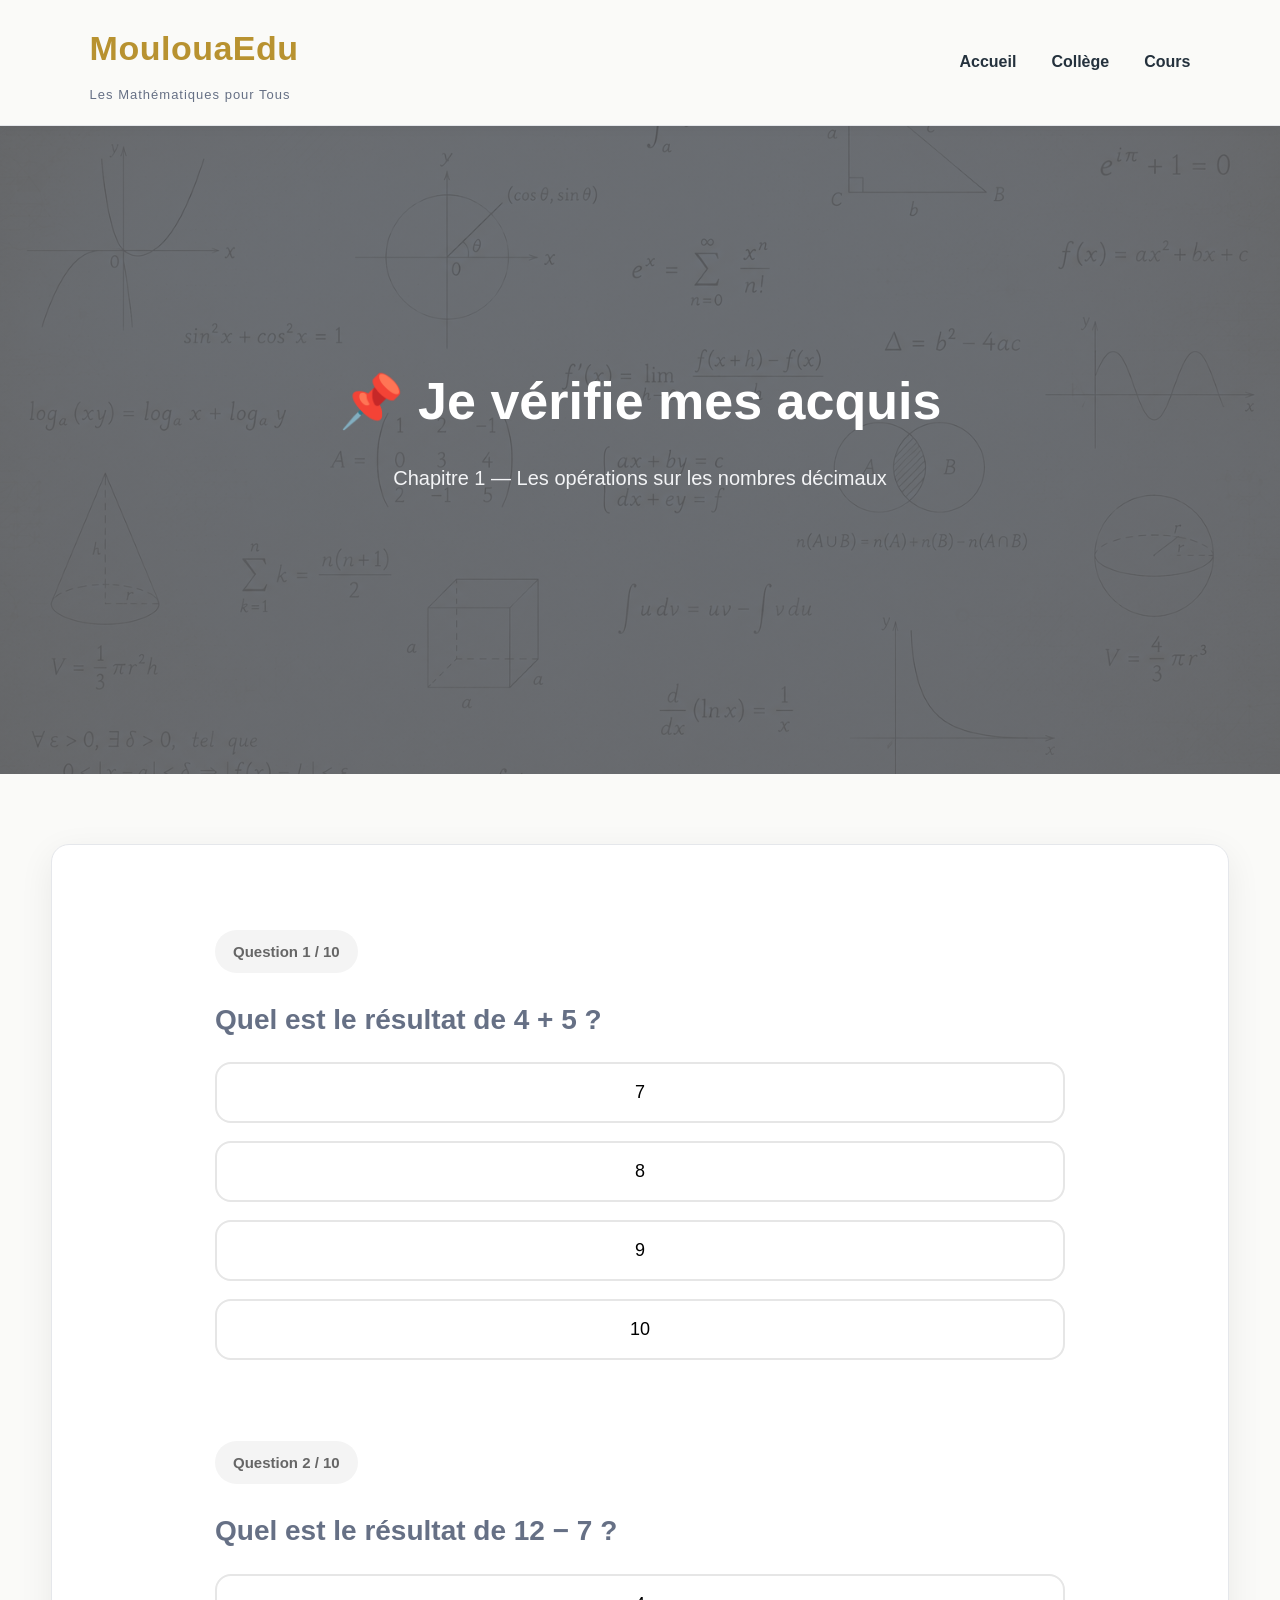
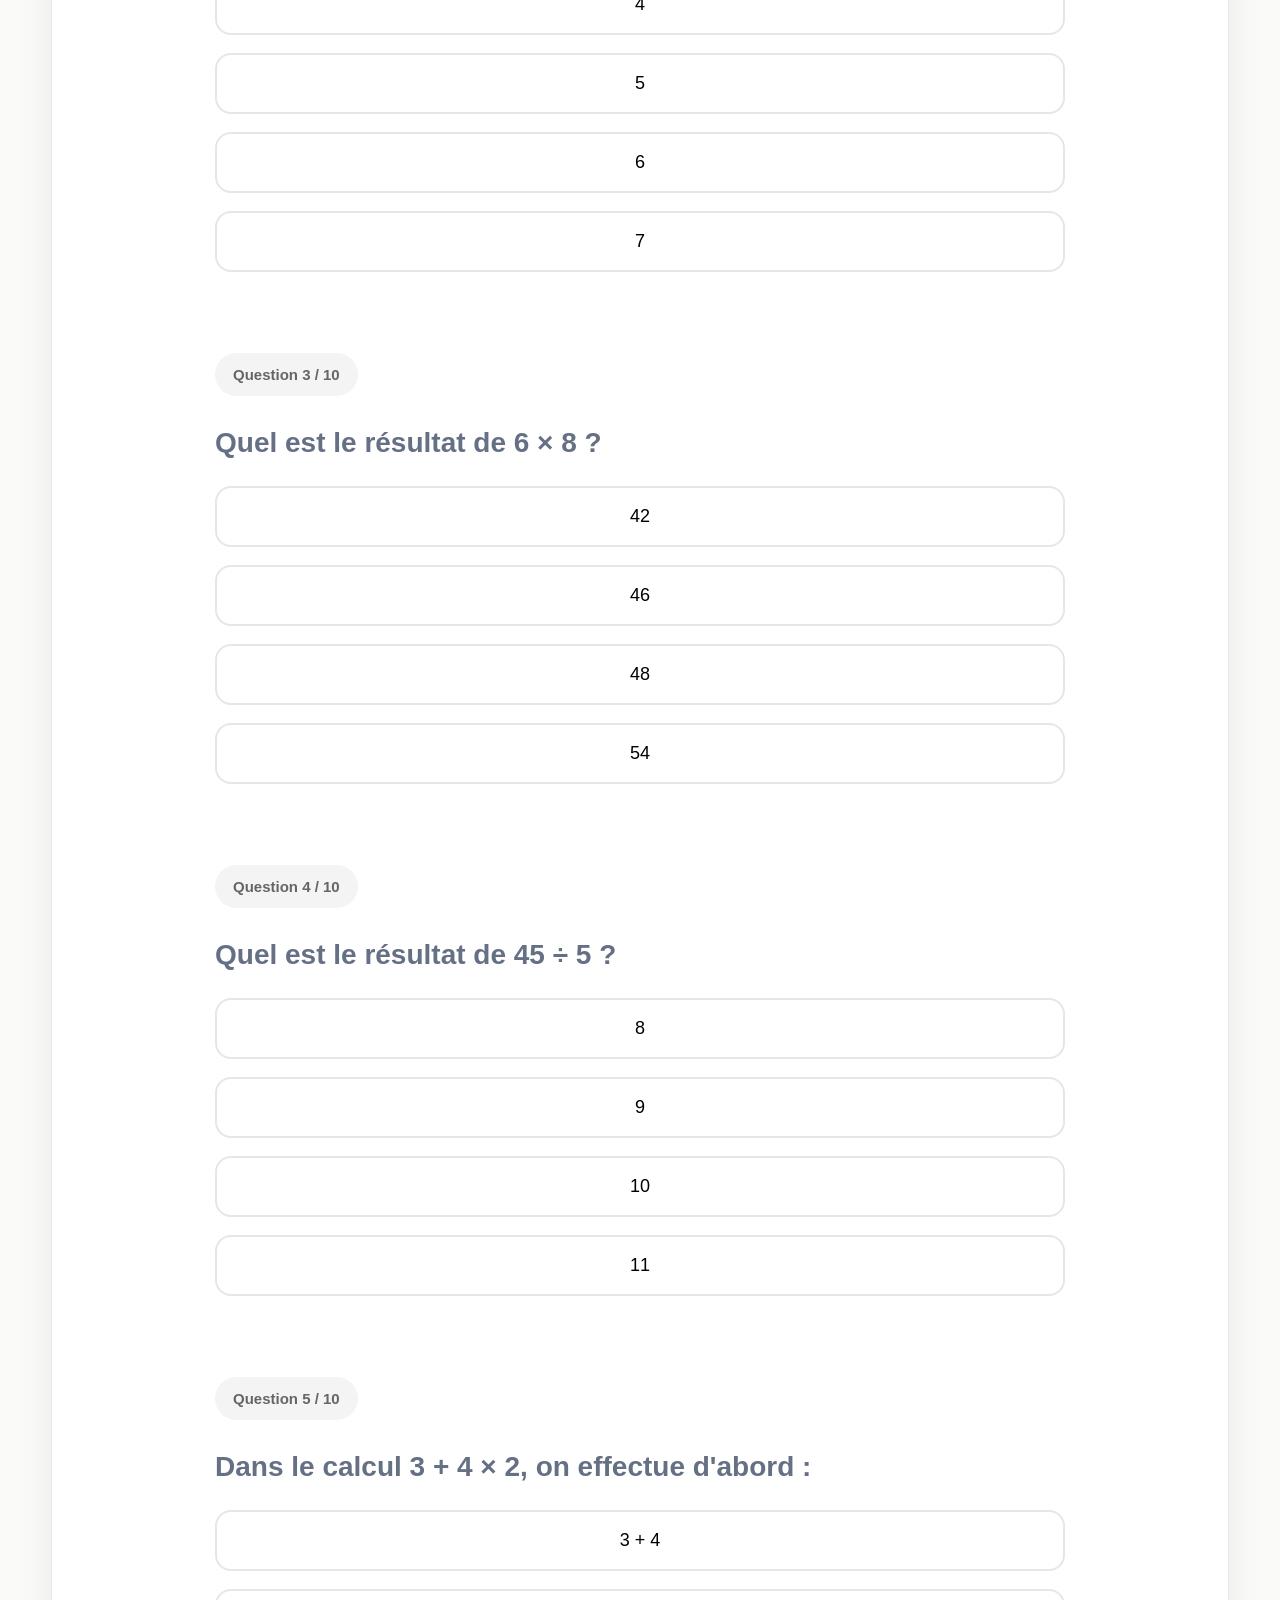
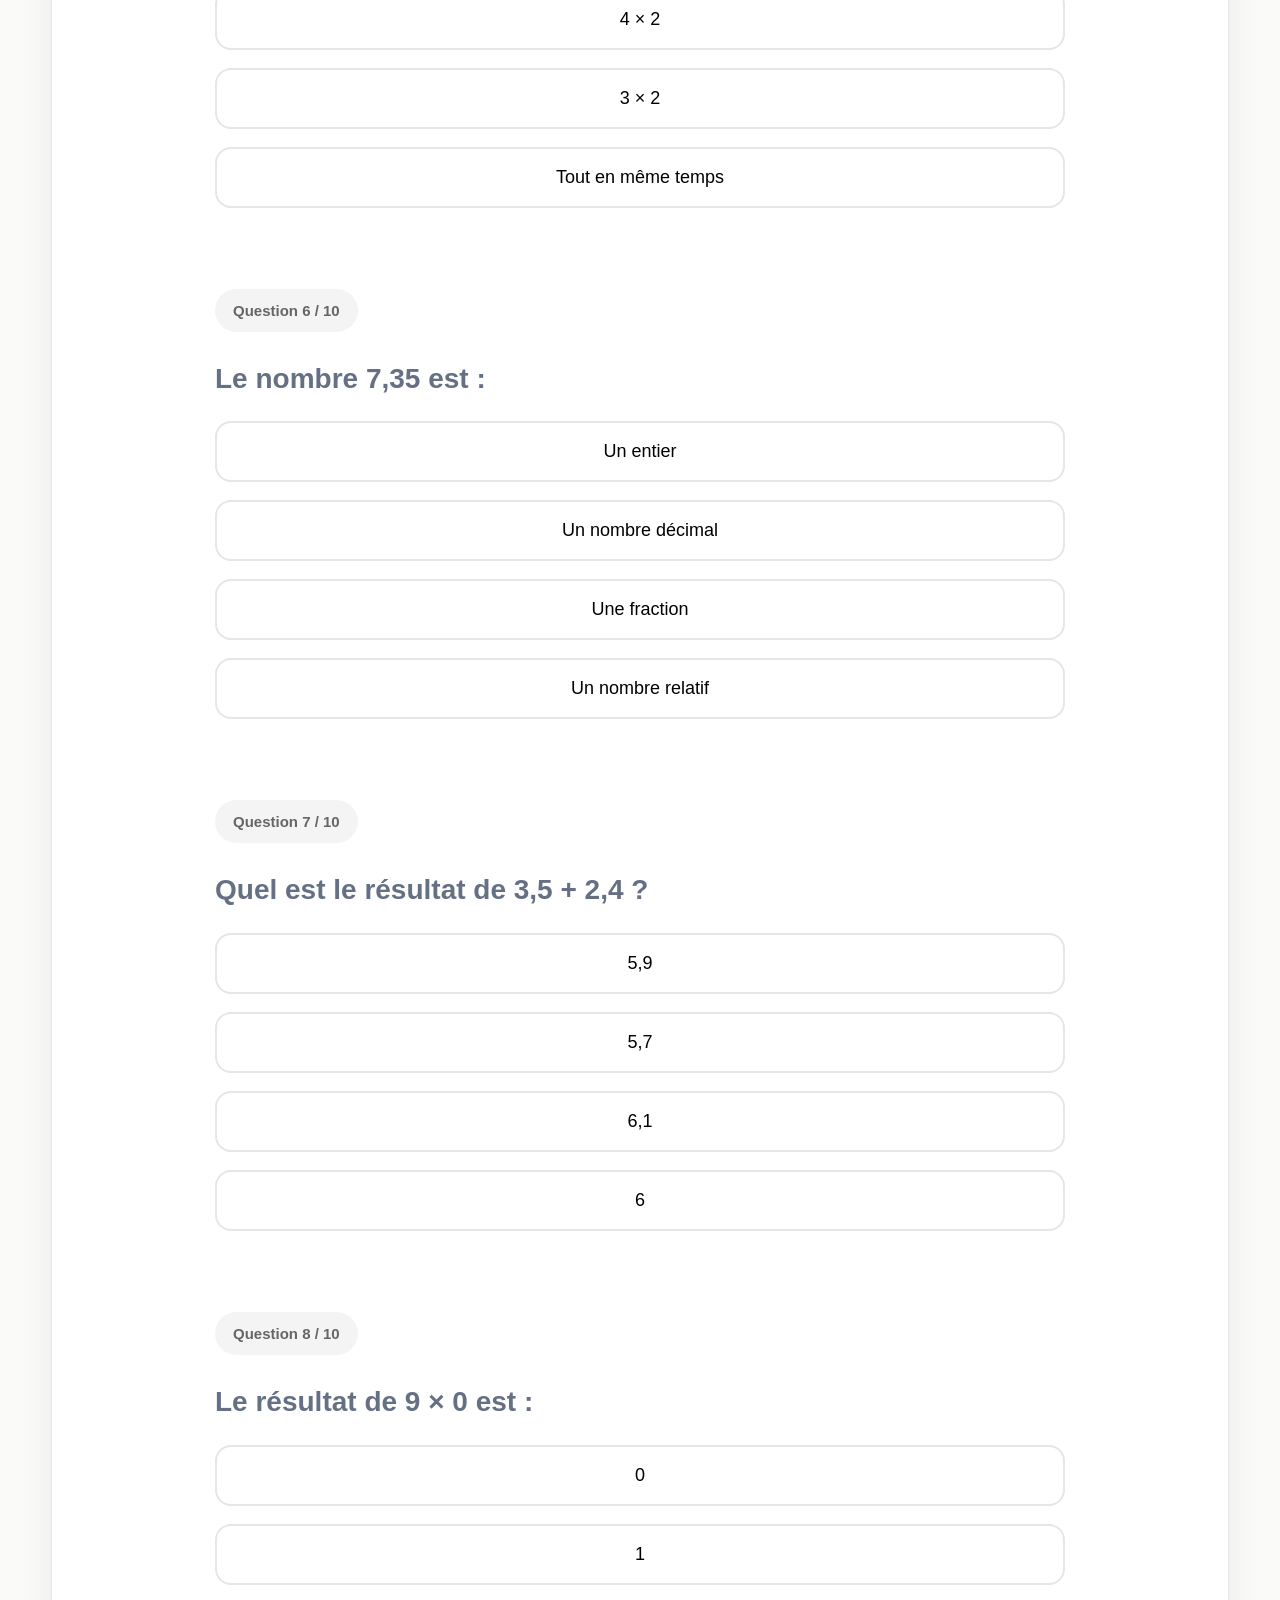
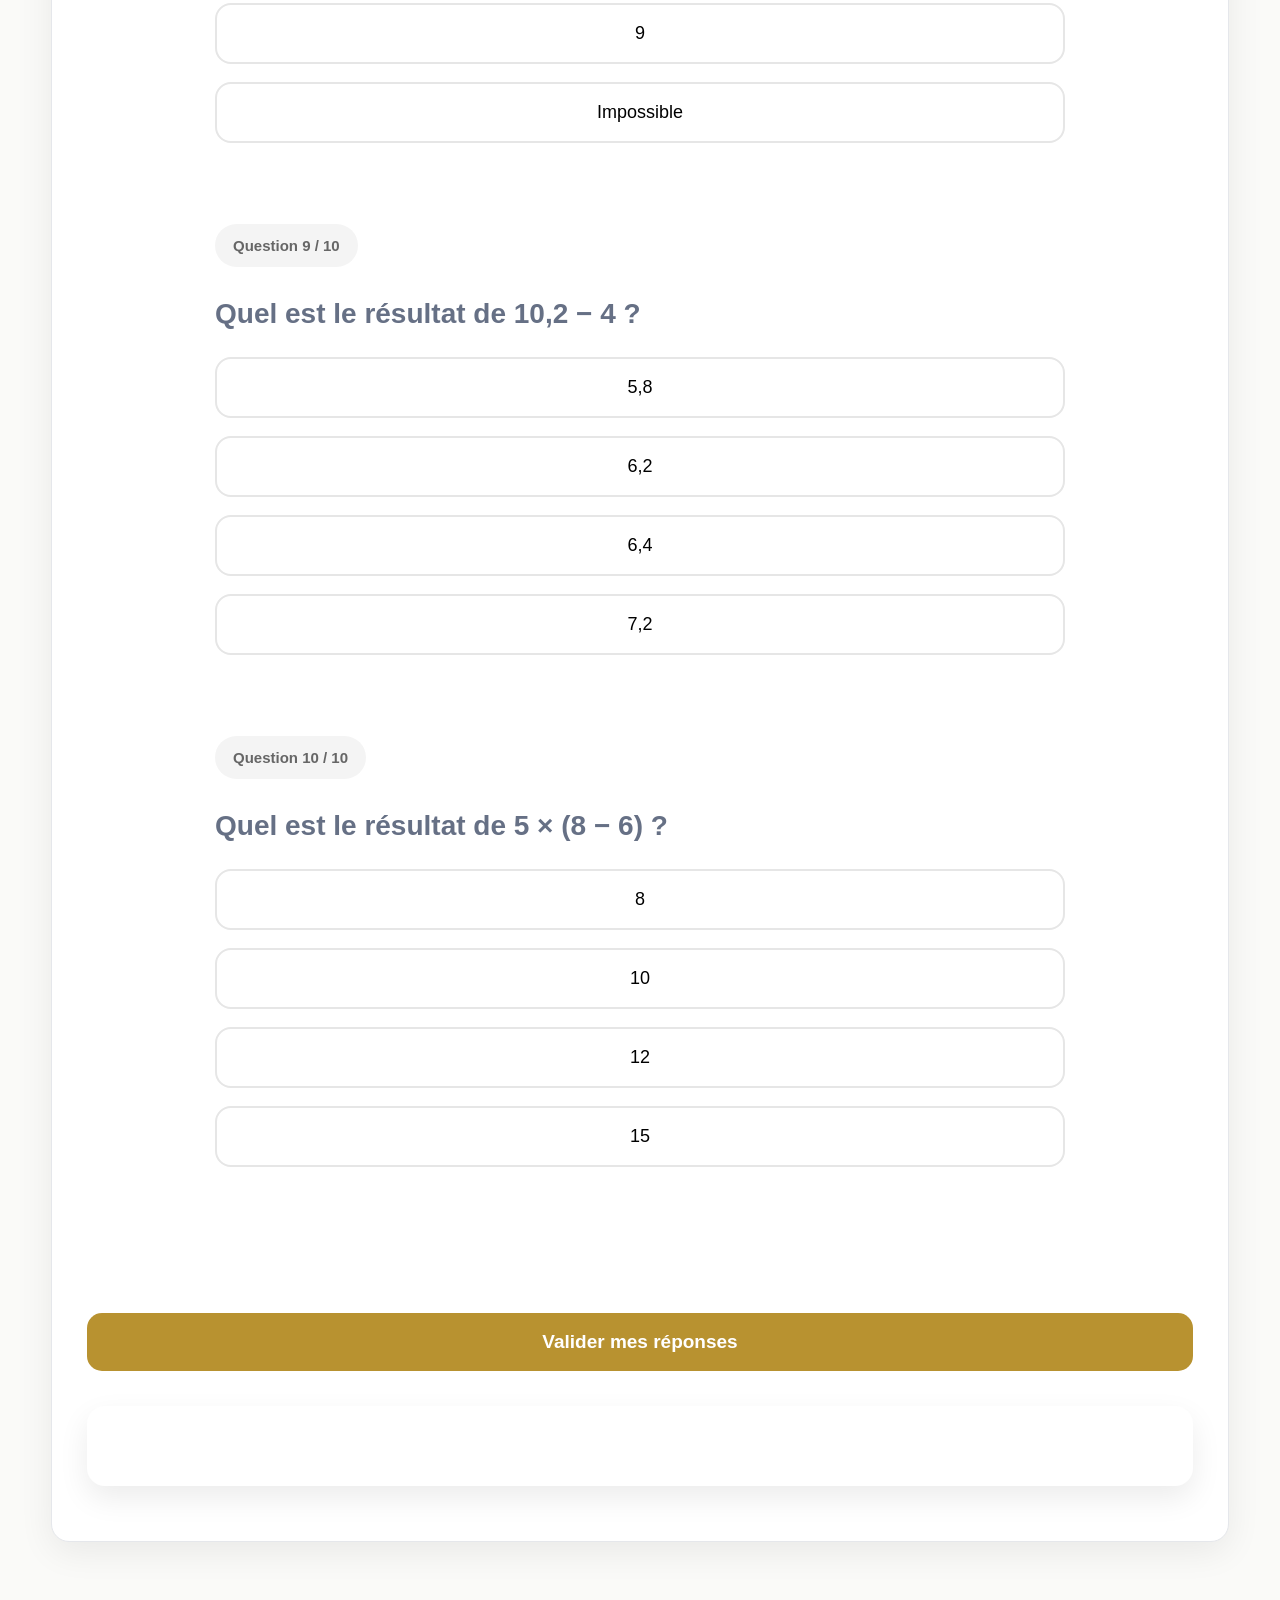
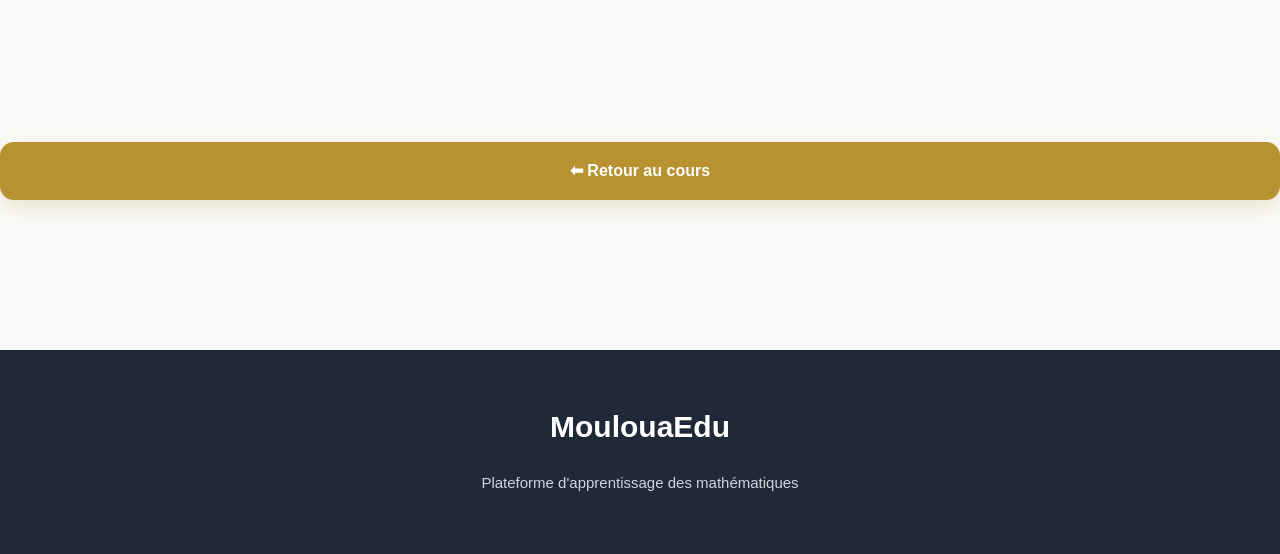
<file: acquis_chapitre1.html>
<!DOCTYPE html>
<html lang="fr">

<head>

<meta charset="UTF-8">

<meta name="viewport" content="width=device-width, initial-scale=1.0">

<title>Je vérifie mes acquis | Chapitre 1</title>

<link rel="stylesheet" href="style1.css">
<link rel="stylesheet" href="quiz.css">

</head>

<body>

<header>

<div class="logo">

<h1>MoulouaEdu</h1>

<p>Les Mathématiques pour Tous</p>

</div>

<nav>

<ul>

<li><a href="index.html">Accueil</a></li>

<li><a href="cours_college.html">Collège</a></li>

<li><a href="cours_1APIC.html">Cours</a></li>

</ul>

</nav>

</header>

<section class="hero">

<div class="hero-content">

<h2>📌 Je vérifie mes acquis</h2>

<p>

Chapitre 1 — Les opérations sur les nombres décimaux

</p>

</div>

</section>

<section>

<div class="container">

<div class="card">

<div id="quiz-acquis1"></div>

</div>

</div>

</section>

<section style="text-align:center;margin:60px 0;">

<a href="cours_1APIC.html" class="btn">

⬅ Retour au cours

</a>

</section>

<footer>

<h3>MoulouaEdu</h3>

<p>Plateforme d'apprentissage des mathématiques</p>

</footer>

<script src="quiz.js"></script>
<script src="acquis1.js"></script>

<script>

renderQuiz("quiz-acquis1",questionsAcquis1);

</script>

</body>

</html>
</file>
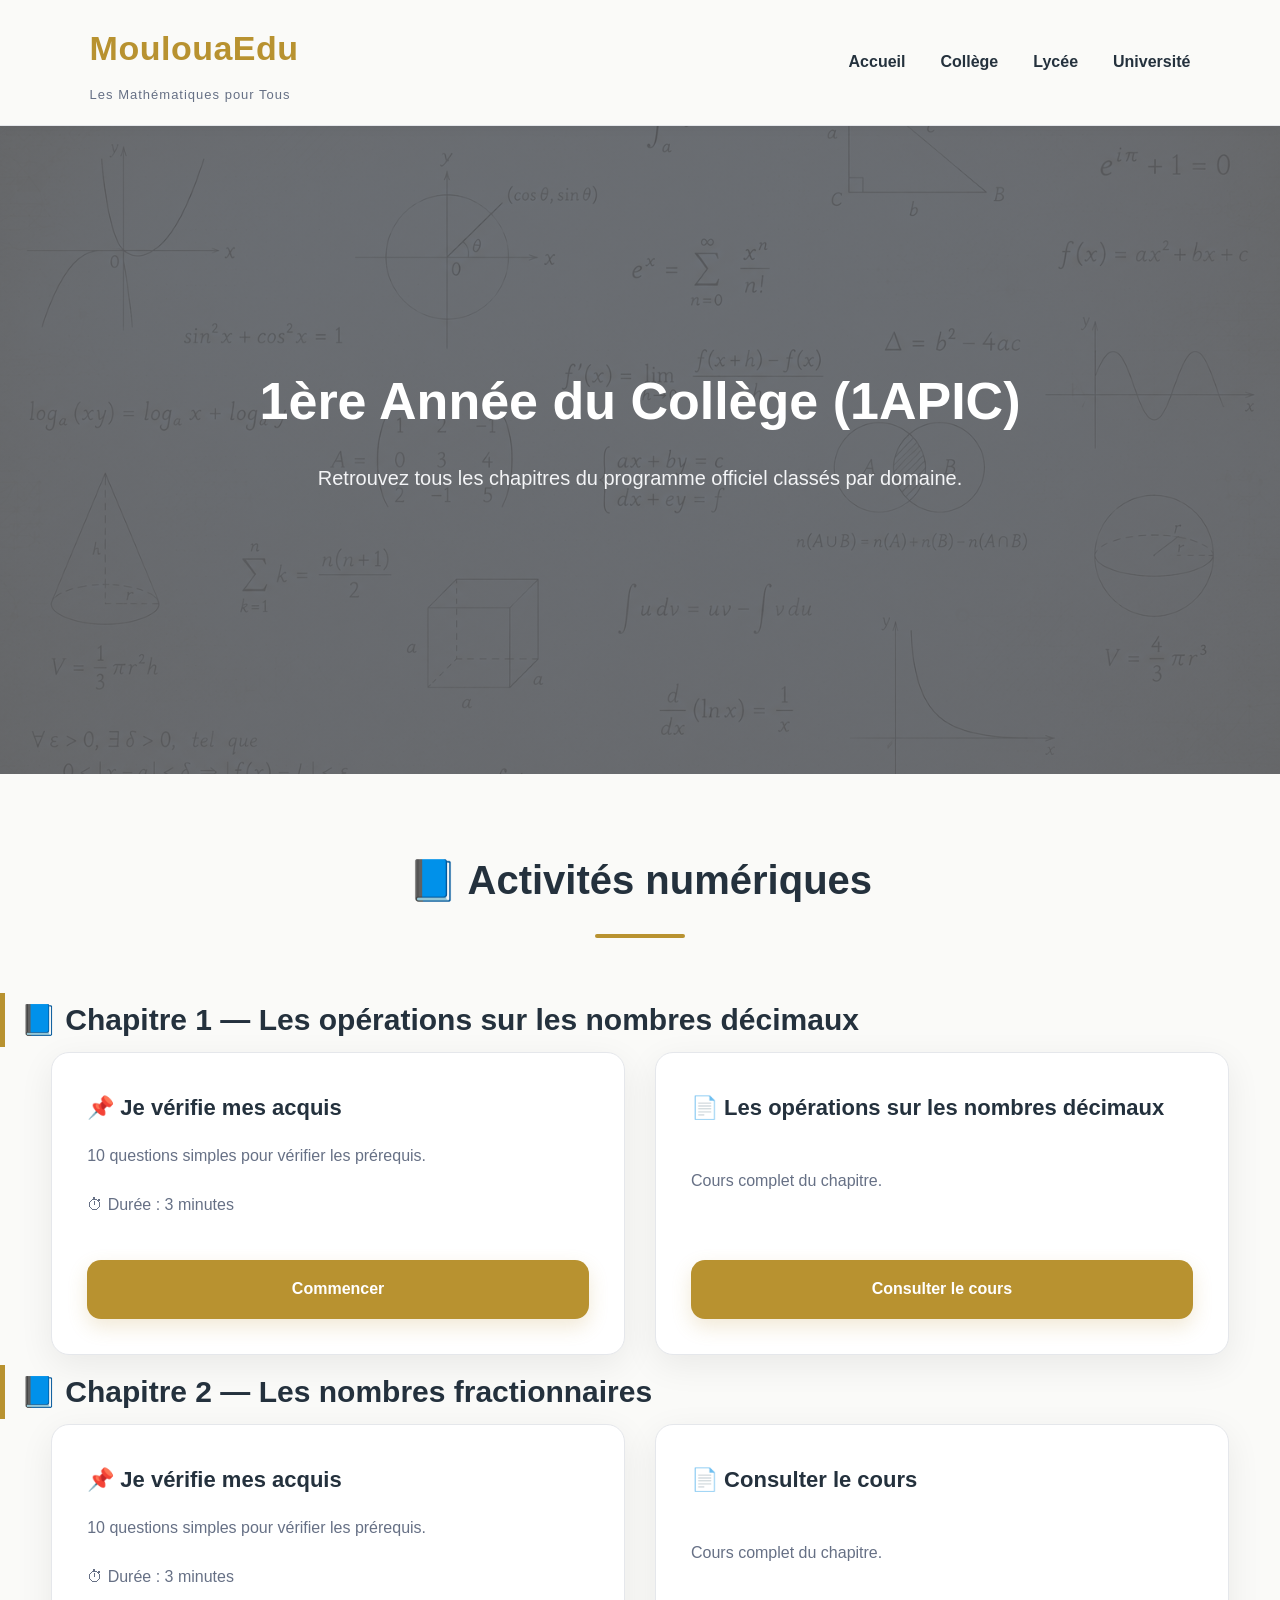
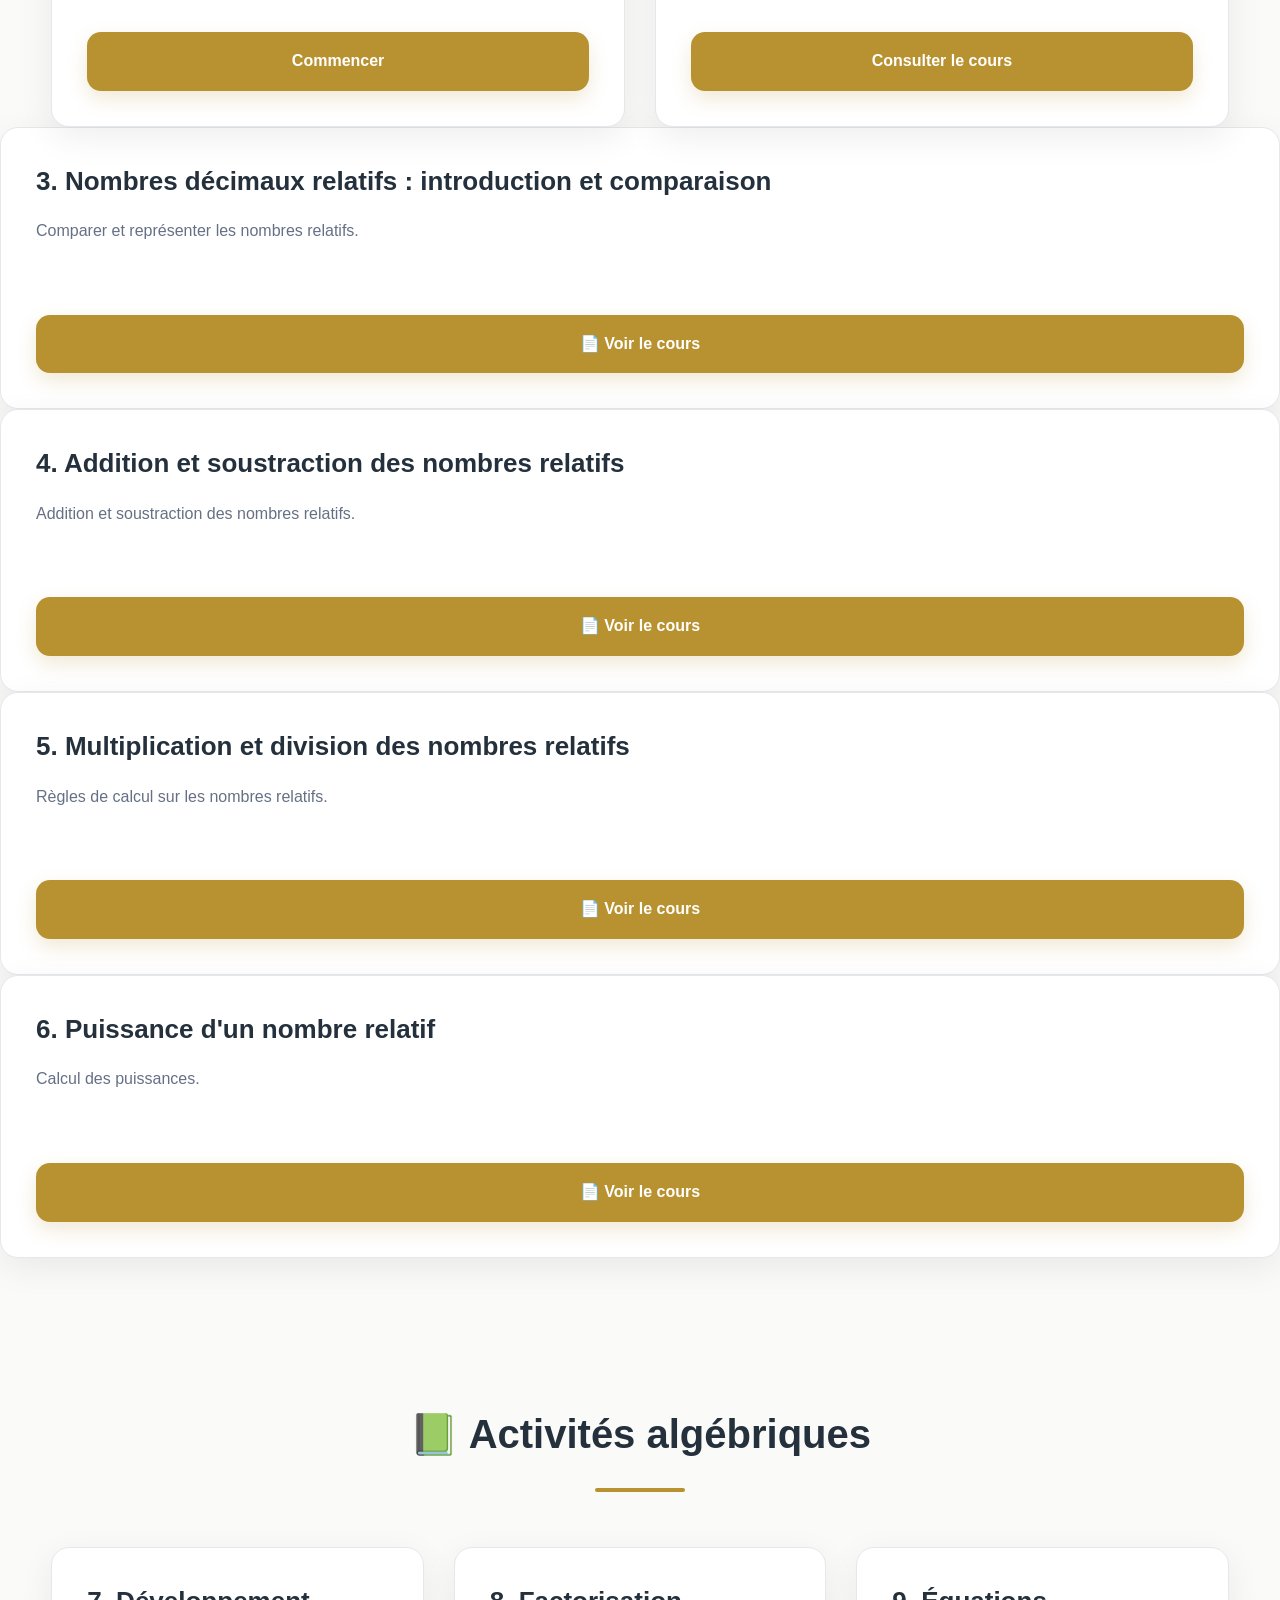
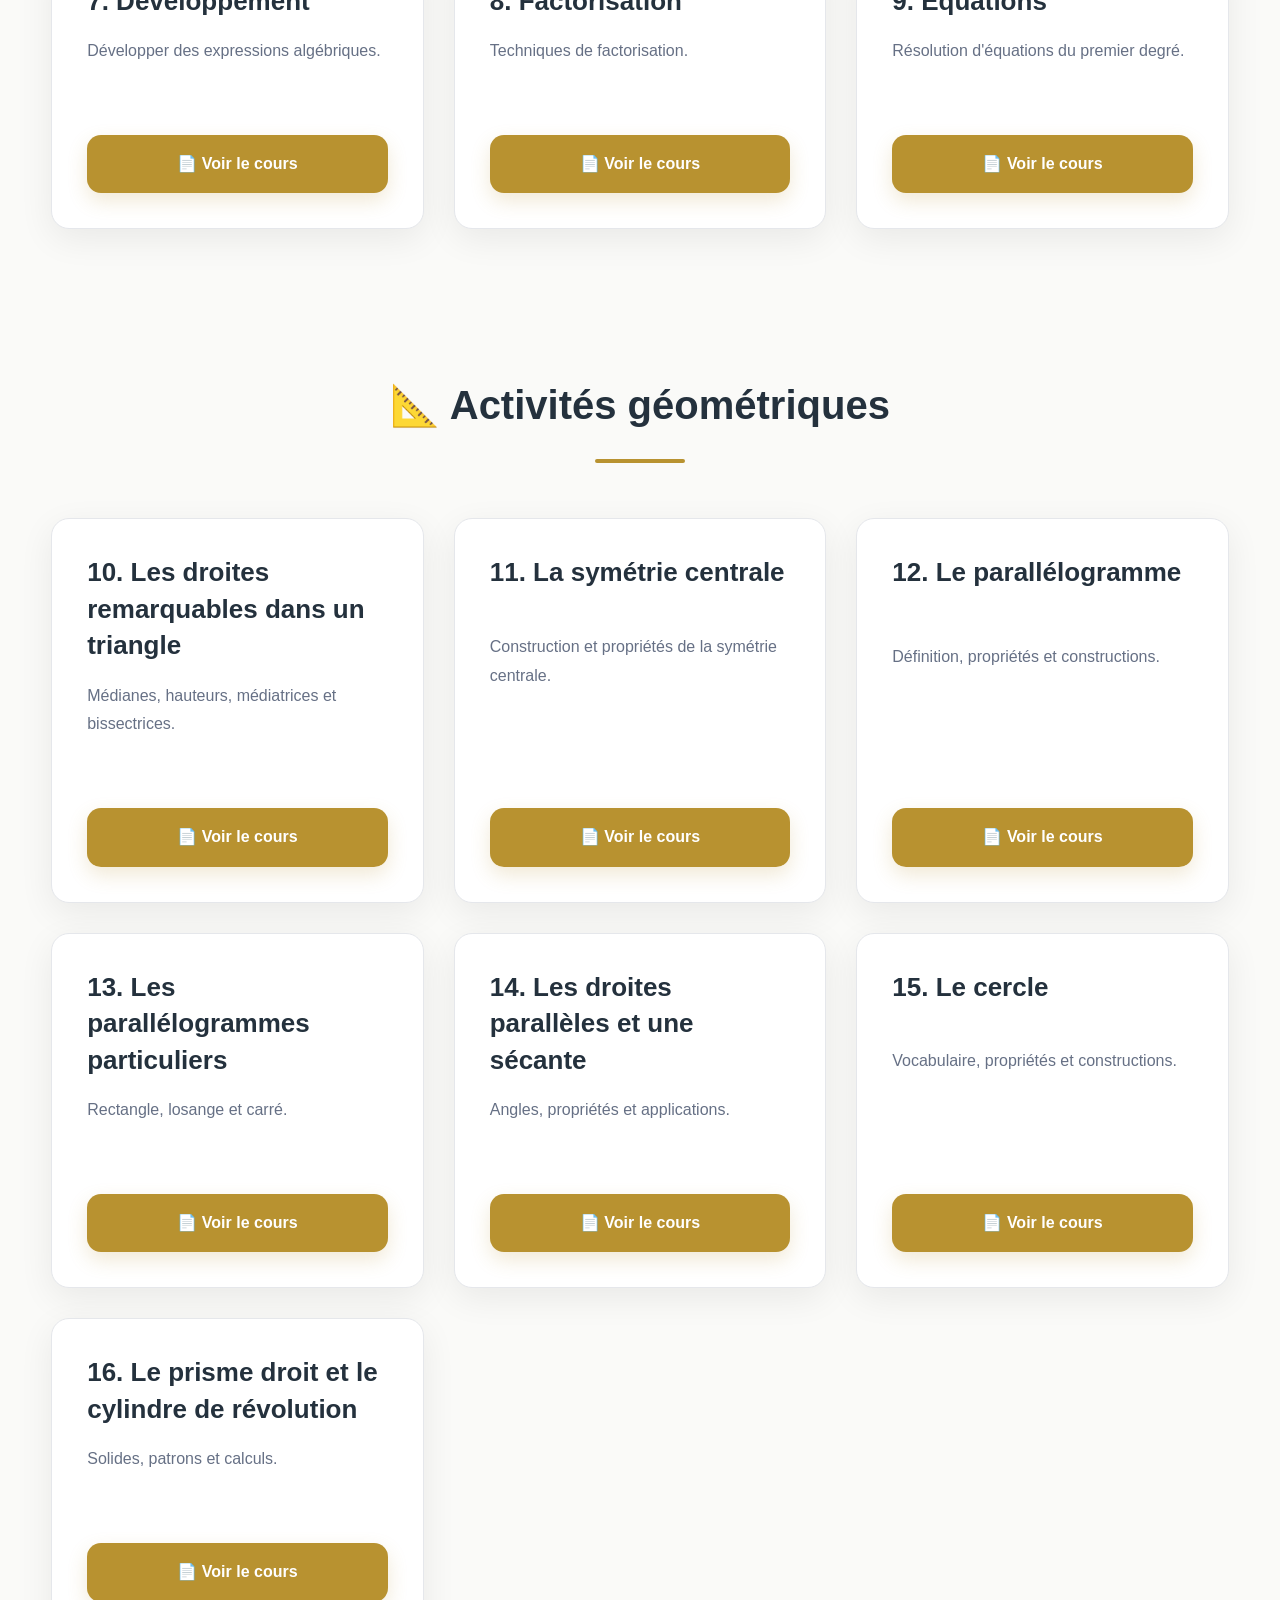
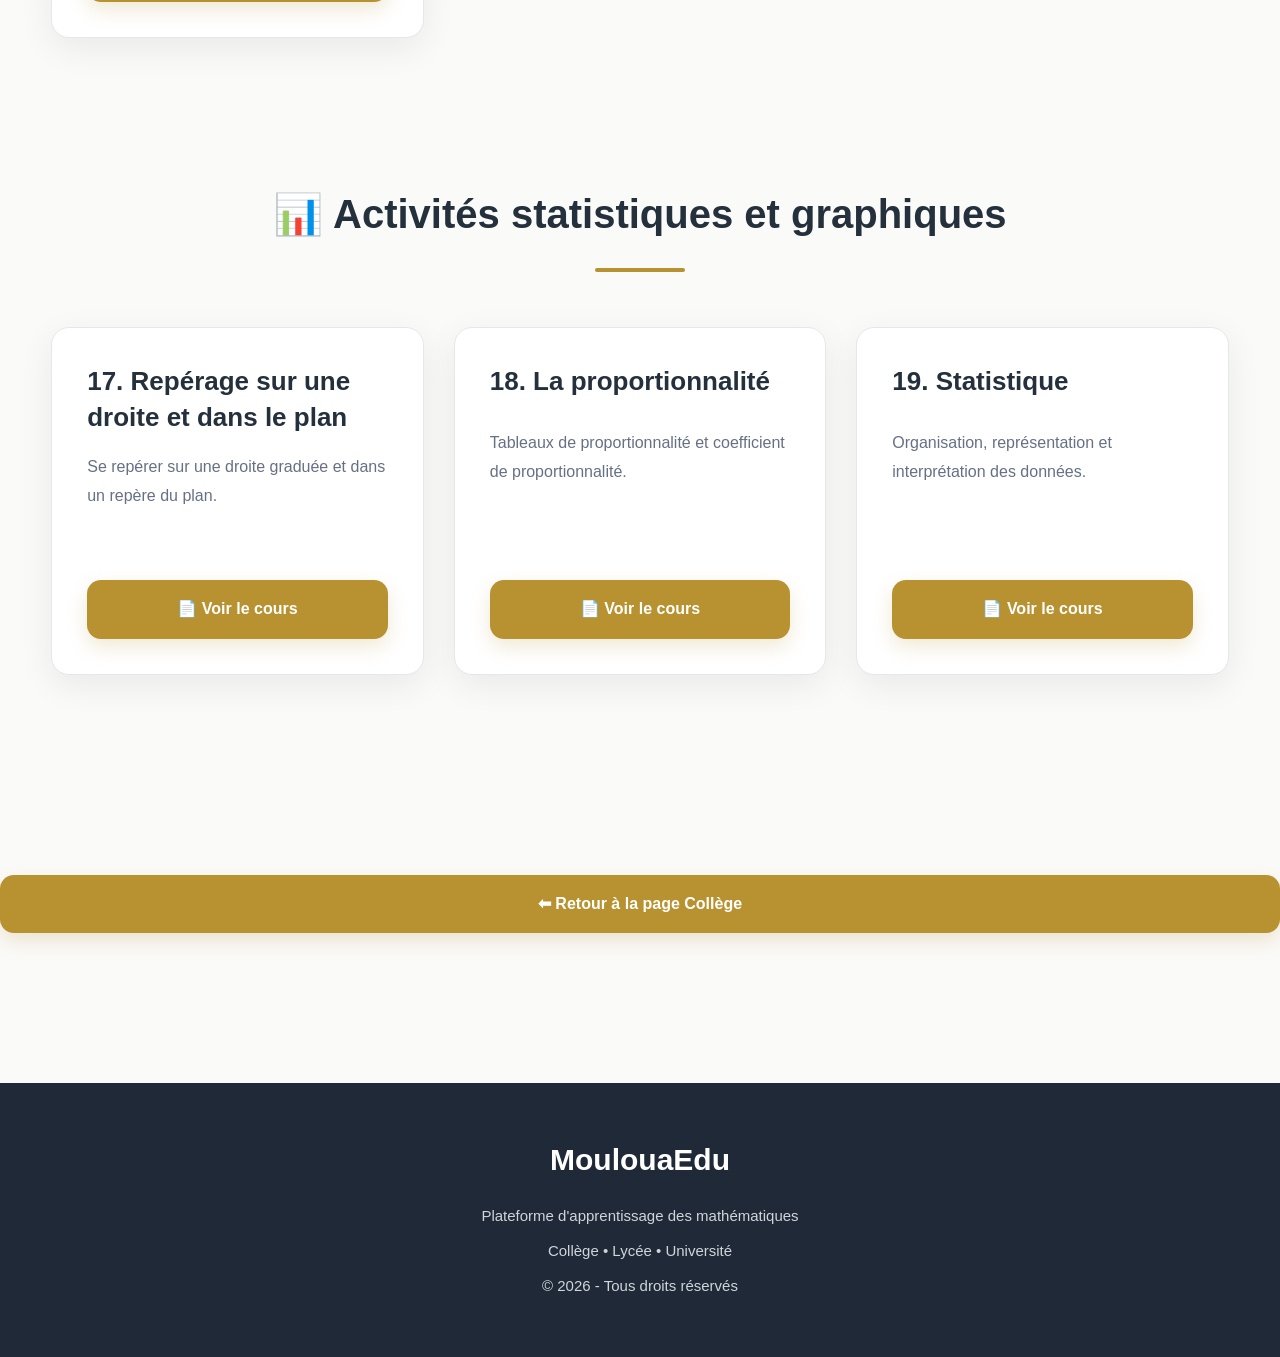
<file: cours_1APIC.html>
<!DOCTYPE html>
<html lang="fr">

<head>

    <meta charset="UTF-8">

    <meta name="viewport" content="width=device-width, initial-scale=1.0">

    <title>1APIC | MoulouaEdu</title>

    <link rel="stylesheet" href="style1.css">

</head>

<body>

    <!-- ==================================================
                        EN-TÊTE
    =================================================== -->

    <header>

        <div class="logo">

            <h1>MoulouaEdu</h1>

            <p>Les Mathématiques pour Tous</p>

        </div>

        <nav>

            <ul>

                <li><a href="index.html">Accueil</a></li>

                <li><a href="cours_college.html">Collège</a></li>

                <li><a href="cours_lycee.html">Lycée</a></li>

                <li><a href="cours_universite.html">Université</a></li>

            </ul>

        </nav>

    </header>

    <!-- ==================================================
                        BANNIÈRE
    =================================================== -->

    <section class="hero">

        <div class="hero-content">

            <h2>1ère Année du Collège (1APIC)</h2>

            <p>

                Retrouvez tous les chapitres du programme
                officiel classés par domaine.

            </p>

        </div>

    </section>

    <!-- ==================================================
                ACTIVITÉS NUMÉRIQUES
    =================================================== -->

<section class="numerique">

<h2 class="titre-section">

📘 Activités numériques

</h2>


            <!-- ================= CHAPITRE 1 ================= -->

<div class="chapitre">

<h3 class="chapitre-title">
📘 Chapitre 1 — Les opérations sur les nombres décimaux
</h3>

<div class="container">

<div class="card">

<h3>📌 Je vérifie mes acquis</h3>

<p>
10 questions simples pour vérifier les prérequis.
</p>

<p>
⏱ Durée : 3 minutes
</p>

<a href="acquis_chapitre1.html" class="btn">
Commencer
</a>

</div>

<div class="card">

<h3>📄 Les opérations sur les nombres décimaux</h3>

<p>
Cours complet du chapitre.
</p>

<a href="pdf/college/1APIC/1.pdf"
target="_blank"
class="btn">
Consulter le cours
</a>

</div>

</div>

</div>

            <!-- ================= CHAPITRE 2 ================= -->

           <!-- ================= CHAPITRE 2 ================= -->

<div class="chapitre">

<h3 class="chapitre-title">
📘 Chapitre 2 — Les nombres fractionnaires
</h3>

<div class="container">

<div class="card">

<h3>📌 Je vérifie mes acquis</h3>

<p>
10 questions simples pour vérifier les prérequis.
</p>

<p>
⏱ Durée : 3 minutes
</p>

<a href="acquis_chapitre2.html" class="btn">
Commencer
</a>

</div>

<div class="card">

<h3>📄 Consulter le cours</h3>

<p>
Cours complet du chapitre.
</p>

<a href="pdf/college/1APIC/2.pdf"
target="_blank"
class="btn">
Consulter le cours
</a>

</div>

</div>

</div>
            <!-- ================= CHAPITRE 3 ================= -->

            <div class="card">

                <h2>3. Nombres décimaux relatifs : introduction et comparaison</h2>

                <p>

                    Comparer et représenter les nombres relatifs.

                </p>

                <br>

                <a href="pdf/college/1APIC/3.pdf"
                   target="_blank"
                   class="btn">

                    📄 Voir le cours

                </a>

            </div>

            <!-- ================= CHAPITRE 4 ================= -->

            <div class="card">

                <h2>4. Addition et soustraction des nombres relatifs</h2>

                <p>

                    Addition et soustraction des nombres relatifs.

                </p>

                <br>

                <a href="pdf/college/1APIC/4.pdf"
                   target="_blank"
                   class="btn">

                    📄 Voir le cours

                </a>

            </div>

            <!-- ================= CHAPITRE 5 ================= -->

            <div class="card">

                <h2>5. Multiplication et division des nombres relatifs</h2>

                <p>

                    Règles de calcul sur les nombres relatifs.

                </p>

                <br>

                <a href="pdf/college/1APIC/5.pdf"
                   target="_blank"
                   class="btn">

                    📄 Voir le cours

                </a>

            </div>

            <!-- ================= CHAPITRE 6 ================= -->

            <div class="card">

                <h2>6. Puissance d'un nombre relatif</h2>

                <p>

                    Calcul des puissances.

                </p>

                <br>

                <a href="pdf/college/1APIC/6.pdf"
                   target="_blank"
                   class="btn">

                    📄 Voir le cours

                </a>

            </div>

        </div>

    </section>
        <!-- ==================================================
                ACTIVITÉS ALGÉBRIQUES
    =================================================== -->

    <section class="algebre">

        <h2 class="titre-section">

            📗 Activités algébriques

        </h2>

        <div class="container">

            <!-- ================= CHAPITRE 7 ================= -->

            <div class="card">

                <h2>7. Développement</h2>

                <p>

                    Développer des expressions algébriques.

                </p>

                <br>

                <a href="pdf/college/1APIC/7.pdf"
                   target="_blank"
                   class="btn">

                    📄 Voir le cours

                </a>

            </div>

            <!-- ================= CHAPITRE 8 ================= -->

            <div class="card">

                <h2>8. Factorisation</h2>

                <p>

                    Techniques de factorisation.

                </p>

                <br>

                <a href="pdf/college/1APIC/8.pdf"
                   target="_blank"
                   class="btn">

                    📄 Voir le cours

                </a>

            </div>

            <!-- ================= CHAPITRE 9 ================= -->

            <div class="card">

                <h2>9. Équations</h2>

                <p>

                    Résolution d'équations du premier degré.

                </p>

                <br>

                <a href="pdf/college/1APIC/9.pdf"
                   target="_blank"
                   class="btn">

                    📄 Voir le cours

                </a>

            </div>

        </div>

    </section>
        <!-- ==================================================
                ACTIVITÉS GÉOMÉTRIQUES
    =================================================== -->

    <section class="geometrie">

        <h2 class="titre-section">

            📐 Activités géométriques

        </h2>

        <div class="container">

            <!-- ================= CHAPITRE 10 ================= -->

            <div class="card">

                <h2>10. Les droites remarquables dans un triangle</h2>

                <p>
                    Médianes, hauteurs, médiatrices et bissectrices.
                </p>

                <br>

                <a href="pdf/college/1APIC/10.pdf"
                   target="_blank"
                   class="btn">

                    📄 Voir le cours

                </a>

            </div>

            <!-- ================= CHAPITRE 11 ================= -->

            <div class="card">

                <h2>11. La symétrie centrale</h2>

                <p>
                    Construction et propriétés de la symétrie centrale.
                </p>

                <br>

                <a href="pdf/college/1APIC/11.pdf"
                   target="_blank"
                   class="btn">

                    📄 Voir le cours

                </a>

            </div>

            <!-- ================= CHAPITRE 12 ================= -->

            <div class="card">

                <h2>12. Le parallélogramme</h2>

                <p>
                    Définition, propriétés et constructions.
                </p>

                <br>

                <a href="pdf/college/1APIC/12.pdf"
                   target="_blank"
                   class="btn">

                    📄 Voir le cours

                </a>

            </div>

            <!-- ================= CHAPITRE 13 ================= -->

            <div class="card">

                <h2>13. Les parallélogrammes particuliers</h2>

                <p>
                    Rectangle, losange et carré.
                </p>

                <br>

                <a href="pdf/college/1APIC/13.pdf"
                   target="_blank"
                   class="btn">

                    📄 Voir le cours

                </a>

            </div>

            <!-- ================= CHAPITRE 14 ================= -->

            <div class="card">

                <h2>14. Les droites parallèles et une sécante</h2>

                <p>
                    Angles, propriétés et applications.
                </p>

                <br>

                <a href="pdf/college/1APIC/14.pdf"
                   target="_blank"
                   class="btn">

                    📄 Voir le cours

                </a>

            </div>

            <!-- ================= CHAPITRE 15 ================= -->

            <div class="card">

                <h2>15. Le cercle</h2>

                <p>
                    Vocabulaire, propriétés et constructions.
                </p>

                <br>

                <a href="pdf/college/1APIC/15.pdf"
                   target="_blank"
                   class="btn">

                    📄 Voir le cours

                </a>

            </div>

            <!-- ================= CHAPITRE 16 ================= -->

            <div class="card">

                <h2>16. Le prisme droit et le cylindre de révolution</h2>

                <p>
                    Solides, patrons et calculs.
                </p>

                <br>

                <a href="pdf/college/1APIC/16.pdf"
                   target="_blank"
                   class="btn">

                    📄 Voir le cours

                </a>

            </div>

        </div>

    </section>
        <!-- ==================================================
            ACTIVITÉS STATISTIQUES ET GRAPHIQUES
    =================================================== -->

   <section class="statistique">
        <h2 class="titre-section">

            📊 Activités statistiques et graphiques

        </h2>

        <div class="container">

            <!-- ================= CHAPITRE 17 ================= -->

            <div class="card">

                <h2>17. Repérage sur une droite et dans le plan</h2>

                <p>

                    Se repérer sur une droite graduée et dans un repère du plan.

                </p>

                <br>

                <a href="pdf/college/1APIC/17.pdf"
                   target="_blank"
                   class="btn">

                    📄 Voir le cours

                </a>

            </div>

            <!-- ================= CHAPITRE 18 ================= -->

            <div class="card">

                <h2>18. La proportionnalité</h2>

                <p>

                    Tableaux de proportionnalité et coefficient de proportionnalité.

                </p>

                <br>

                <a href="pdf/college/1APIC/18.pdf"
                   target="_blank"
                   class="btn">

                    📄 Voir le cours

                </a>

            </div>

            <!-- ================= CHAPITRE 19 ================= -->

            <div class="card">

                <h2>19. Statistique</h2>

                <p>

                    Organisation, représentation et interprétation des données.

                </p>

                <br>

                <a href="pdf/college/1APIC/19.pdf"
                   target="_blank"
                   class="btn">

                    📄 Voir le cours

                </a>

            </div>

        </div>

    </section>

    <!-- ==================================================
                RETOUR À LA PAGE COLLÈGE
    =================================================== -->

    <section style="text-align:center; margin:60px 0;">

        <a href="cours_college.html" class="btn">

            ⬅ Retour à la page Collège

        </a>

    </section>

    <!-- ==================================================
                    PIED DE PAGE
    =================================================== -->

    <footer>

        <h3>MoulouaEdu</h3>

        <p>

            Plateforme d'apprentissage des mathématiques

        </p>

        <p>

            Collège • Lycée • Université

        </p>

        <p>

            © 2026 - Tous droits réservés

        </p>

    </footer>

    <script src="script.js"></script>

</body>

</html>
</file>
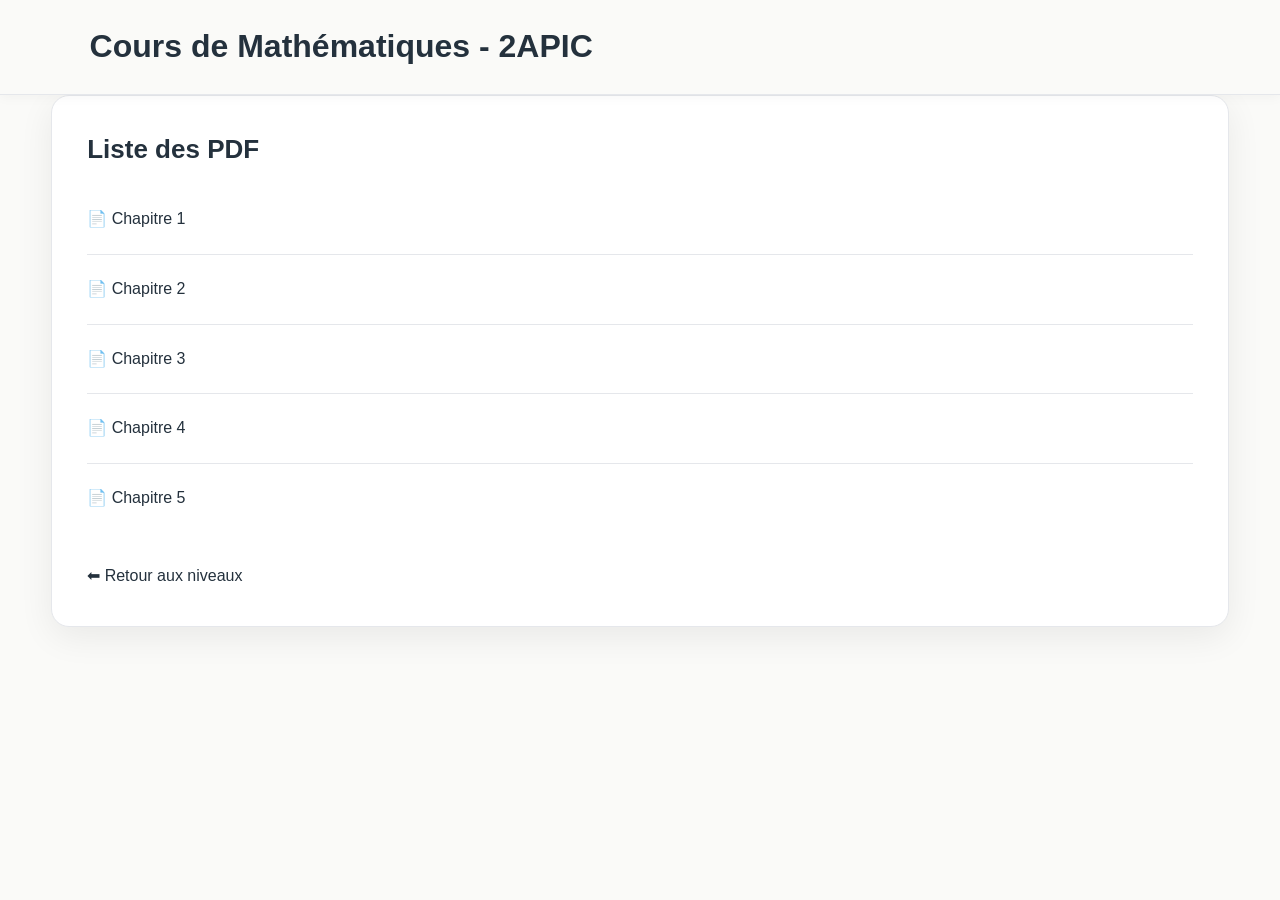
<file: cours_2apic.html>
<!DOCTYPE html>
<html lang="fr">

<head>

    <meta charset="UTF-8">
    <meta name="viewport" content="width=device-width, initial-scale=1.0">

    <title>Cours 2APIC</title>

    <link rel="stylesheet" href="style1.css">

</head>

<body>

<header>

    <h1>Cours de Mathématiques - 2APIC</h1>

</header>

<div class="container">

    <section class="card">

        <h2>Liste des PDF</h2>

        <ul>

            <li>
                <a href="pdf/college/2apic/chapitre1.pdf" target="_blank">
                    📄 Chapitre 1
                </a>
            </li>

            <li>
                <a href="pdf/college/2apic/chapitre2.pdf" target="_blank">
                    📄 Chapitre 2
                </a>
            </li>

            <li>
                <a href="pdf/college/2apic/chapitre3.pdf" target="_blank">
                    📄 Chapitre 3
                </a>
            </li>

            <li>
                <a href="pdf/college/2apic/chapitre4.pdf" target="_blank">
                    📄 Chapitre 4
                </a>
            </li>

            <li>
                <a href="pdf/college/2apic/chapitre5.pdf" target="_blank">
                    📄 Chapitre 5
                </a>
            </li>

        </ul>

        <br>

        <a href="cours_college.html">
            ⬅ Retour aux niveaux
        </a>

    </section>

</div>

</body>

</html>
</file>
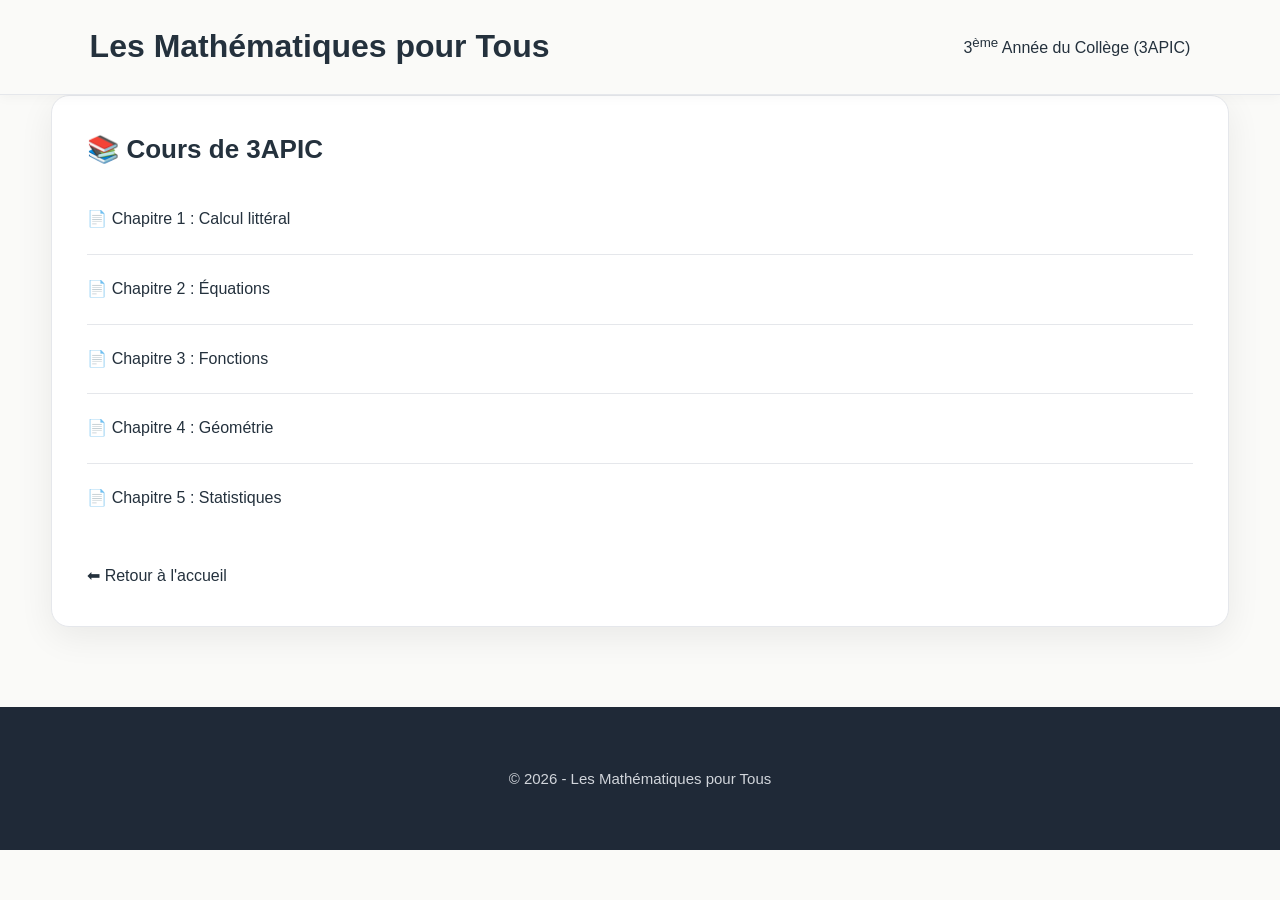
<file: cours_3APIC.html>
<!DOCTYPE html>
<html lang="fr">
<head>
    <meta charset="UTF-8">
    <meta name="viewport" content="width=device-width, initial-scale=1.0">
    <title>3APIC - Cours de Mathématiques</title>
    <link rel="stylesheet" href="style1.css">
</head>

<body>

<header>
    <h1>Les Mathématiques pour Tous</h1>
    <p>3<sup>ème</sup> Année du Collège (3APIC)</p>
</header>

<div class="container">

    <section class="card">

        <h2>📚 Cours de 3APIC</h2>

        <ul>

            <li>
                <a href="pdf/college/3apic/chapitre1.pdf" target="_blank">
                    📄 Chapitre 1 : Calcul littéral
                </a>
            </li>

            <li>
                <a href="pdf/college/3apic/chapitre2.pdf" target="_blank">
                    📄 Chapitre 2 : Équations
                </a>
            </li>

            <li>
                <a href="pdf/college/3apic/chapitre3.pdf" target="_blank">
                    📄 Chapitre 3 : Fonctions
                </a>
            </li>

            <li>
                <a href="pdf/college/3apic/chapitre4.pdf" target="_blank">
                    📄 Chapitre 4 : Géométrie
                </a>
            </li>

            <li>
                <a href="pdf/college/3apic/chapitre5.pdf" target="_blank">
                    📄 Chapitre 5 : Statistiques
                </a>
            </li>

        </ul>

        <br>

        <a href="index.html">⬅ Retour à l'accueil</a>

    </section>

</div>

<footer>
    <p>© 2026 - Les Mathématiques pour Tous</p>
</footer>

</body>
</html>
</file>
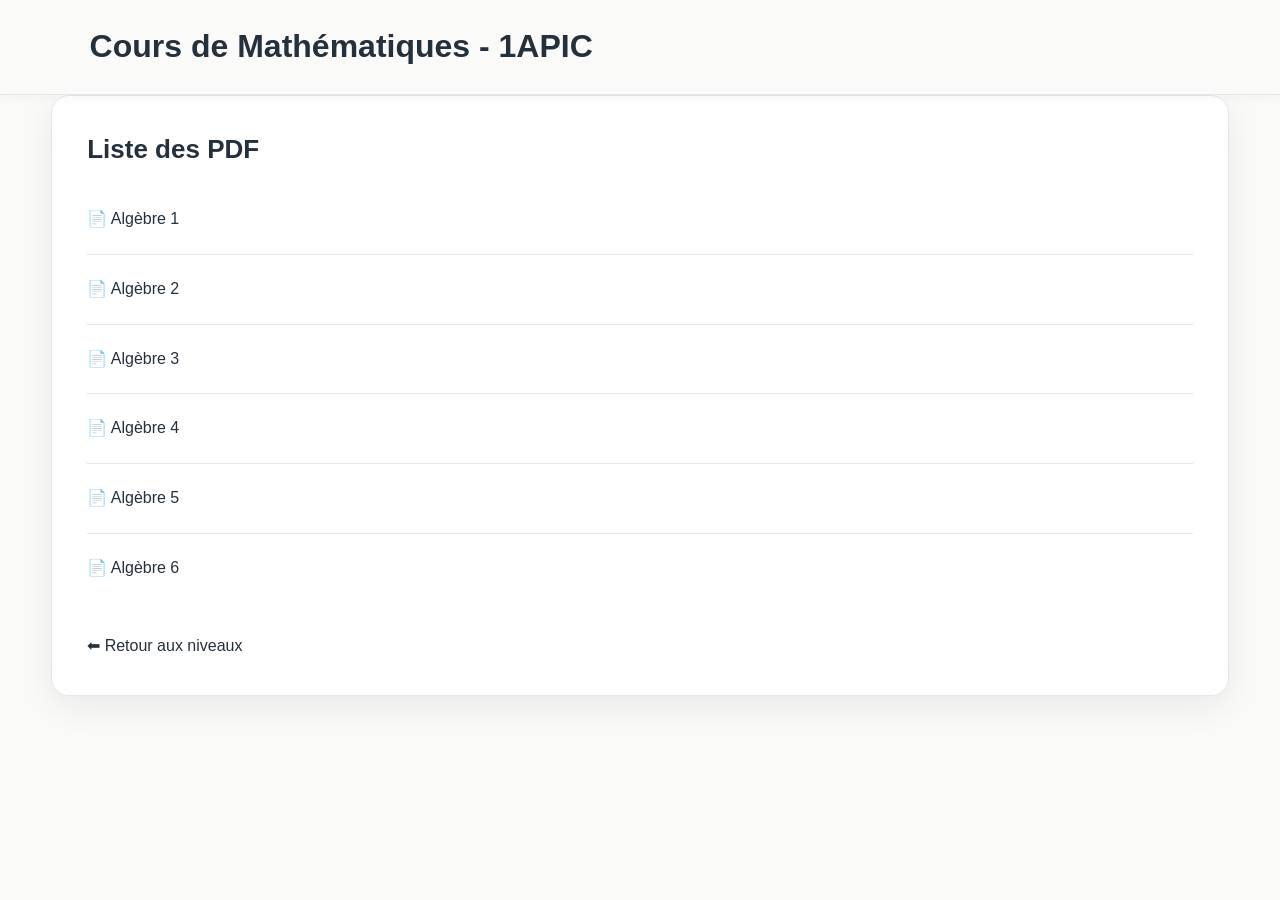
<file: cours_Algèbre.html>
<!DOCTYPE html>
<html lang="fr">

<head>

<meta charset="UTF-8">

<meta name="viewport" content="width=device-width, initial-scale=1.0">

<title>Cours 1APIC</title>

<link rel="stylesheet" href="style1.css">

</head>

<body>

<header>

<h1>Cours de Mathématiques - 1APIC</h1>

</header>

<div class="container">

<section class="card">

<h2>Liste des PDF</h2>

<ul>

<li>
<a href="pdf/college/1apic/chapitre1.pdf" target="_blank">
📄 Algèbre 1
</a>
</li>

<li>
<a href="pdf/college/1apic/chapitre2.pdf" target="_blank">
📄 Algèbre 2
</a>
</li>

<li>
<a href="pdf/college/1apic/chapitre3.pdf" target="_blank">
📄 Algèbre 3
</a>
</li>

<li>
<a href="pdf/college/1apic/chapitre4.pdf" target="_blank">
📄 Algèbre 4
</a>
</li>

<li>
<a href="pdf/college/1apic/chapitre5.pdf" target="_blank">
📄 Algèbre 5
</a>
</li>

<li>
<a href="pdf/college/1apic/chapitre5.pdf" target="_blank">
📄 Algèbre 6
</a>
</li>

</ul>

<br>

<a href="cours_college.html">
⬅ Retour aux niveaux
</a>

</section>

</div>

</body>

</html>
</file>
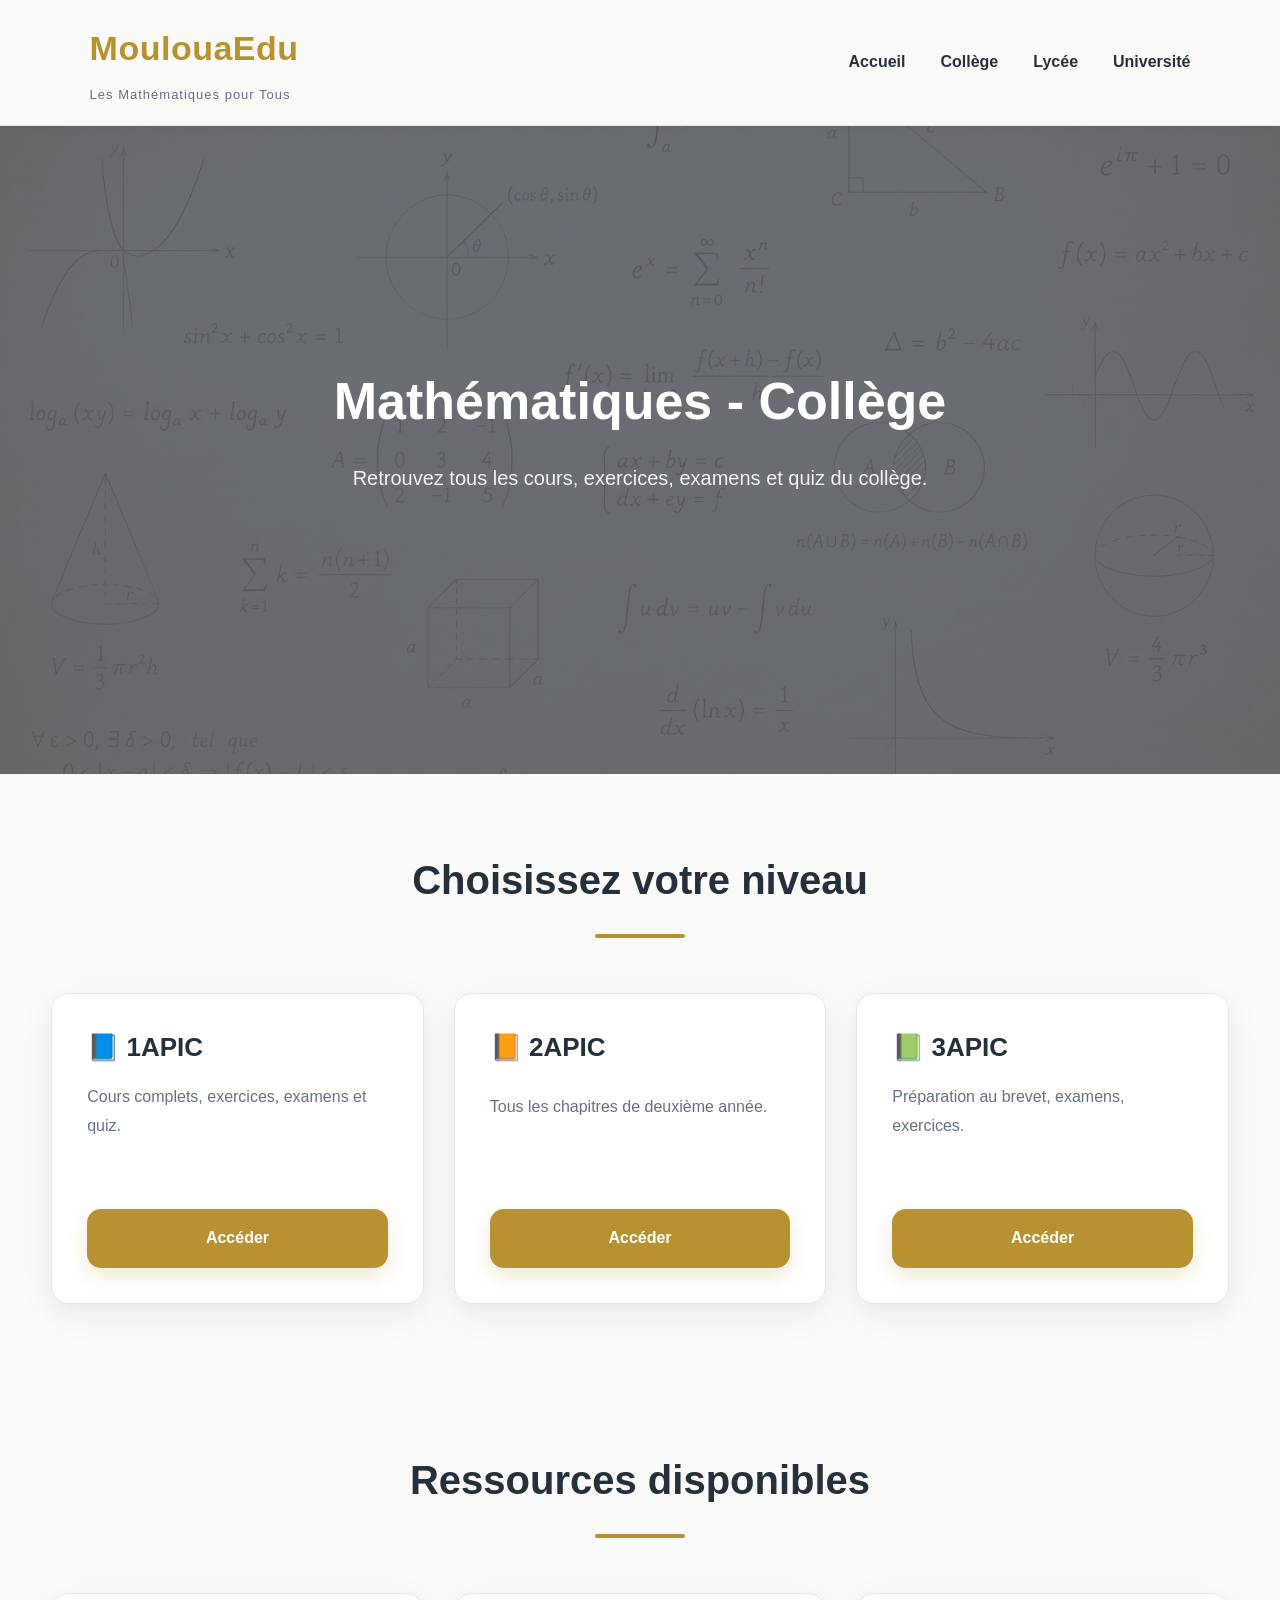
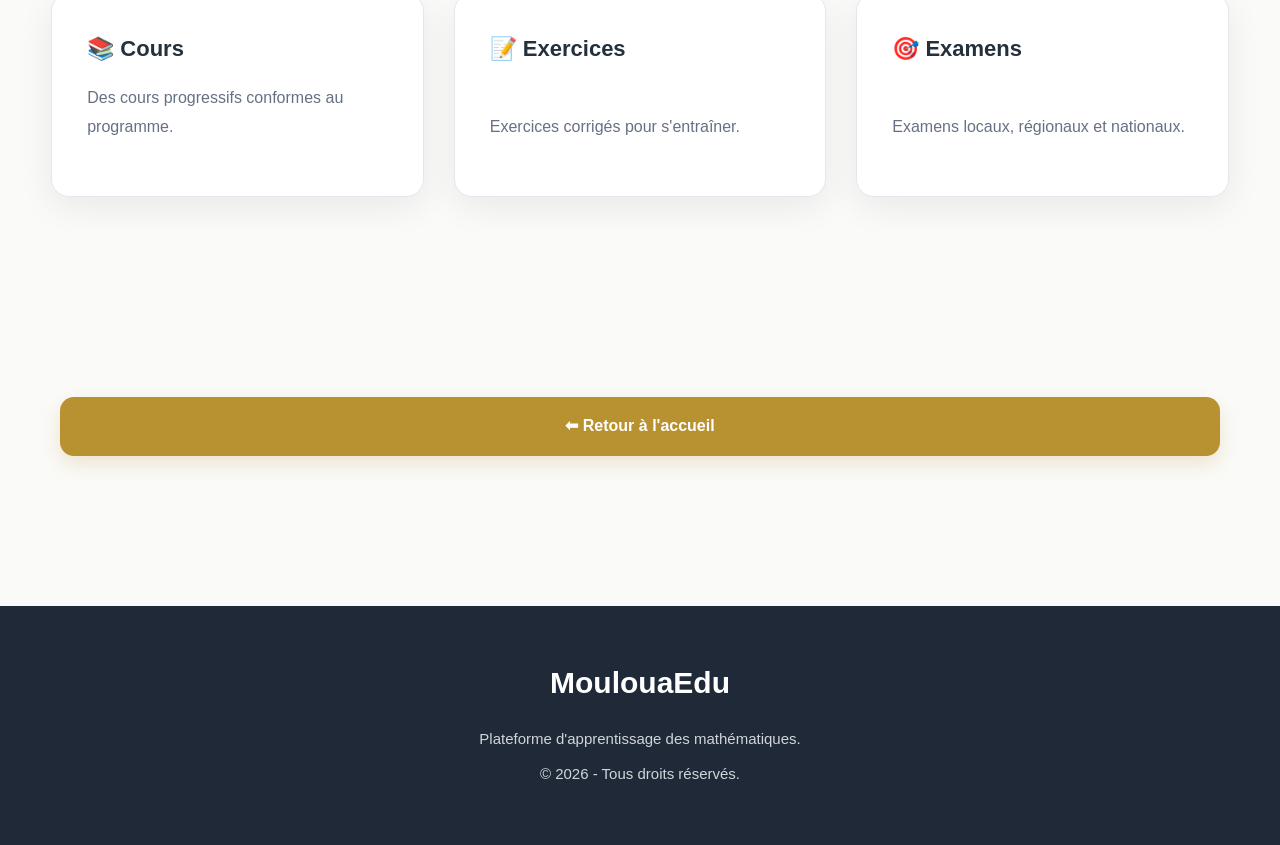
<file: cours_college.html>
<!DOCTYPE html>
<html lang="fr">

<head>

    <meta charset="UTF-8">

    <meta name="viewport" content="width=device-width, initial-scale=1.0">

    <title>Collège | MoulouaEdu</title>

    <link rel="stylesheet" href="style1.css">

</head>

<body>

    <!-- ==================================================
                        EN-TÊTE
    =================================================== -->

    <header>

        <div class="logo">

            <h1>MoulouaEdu</h1>

            <p>Les Mathématiques pour Tous</p>

        </div>

        <nav>

            <ul>

                <li><a href="index.html">Accueil</a></li>

                <li><a href="cours_college.html">Collège</a></li>

                <li><a href="cours_lycee.html">Lycée</a></li>

                <li><a href="cours_universite.html">Université</a></li>

            </ul>

        </nav>

    </header>

    <!-- ==================================================
                    BANNIÈRE
    =================================================== -->

    <section class="hero">

        <div class="hero-content">

            <h2>Mathématiques - Collège</h2>

            <p>

                Retrouvez tous les cours, exercices,
                examens et quiz du collège.

            </p>

        </div>

    </section>

    <!-- ==================================================
                NIVEAUX DU COLLÈGE
    =================================================== -->

    <section>

        <h2 class="titre-section">

            Choisissez votre niveau

        </h2>

        <div class="container">

            <!-- ================= 1APIC ================= -->

            <div class="card">

                <h2>📘 1APIC</h2>

                <p>

                    Cours complets,
                    exercices,
                    examens et quiz.

                </p>

                <br>

                <a href="cours_1APIC.html" class="btn">

                    Accéder

                </a>

            </div>

            <!-- ================= 2APIC ================= -->

            <div class="card">

                <h2>📙 2APIC</h2>

                <p>

                    Tous les chapitres
                    de deuxième année.

                </p>

                <br>

                <a href="cours_2apic.html" class="btn">

                    Accéder

                </a>

            </div>

            <!-- ================= 3APIC ================= -->

            <div class="card">

                <h2>📗 3APIC</h2>

                <p>

                    Préparation
                    au brevet,
                    examens,
                    exercices.

                </p>

                <br>

                <a href="cours_3APIC.html" class="btn">

                    Accéder

                </a>

            </div>

        </div>

    </section>

    <!-- ==================================================
                NOS RESSOURCES
    =================================================== -->

    <section>

        <h2 class="titre-section">

            Ressources disponibles

        </h2>

        <div class="container">

            <div class="card">

                <h3>📚 Cours</h3>

                <p>

                    Des cours progressifs
                    conformes au programme.

                </p>

            </div>

            <div class="card">

                <h3>📝 Exercices</h3>

                <p>

                    Exercices corrigés
                    pour s'entraîner.

                </p>

            </div>

            <div class="card">

                <h3>🎯 Examens</h3>

                <p>

                    Examens locaux,
                    régionaux et nationaux.

                </p>

            </div>

        </div>

    </section>

    <!-- ==================================================
                    RETOUR
    =================================================== -->

    <section style="text-align:center; margin:60px;">

        <a href="index.html" class="btn">

            ⬅ Retour à l'accueil

        </a>

    </section>

    <!-- ==================================================
                    PIED DE PAGE
    =================================================== -->

    <footer>

        <h3>MoulouaEdu</h3>

        <p>

            Plateforme d'apprentissage des mathématiques.

        </p>

        <p>

            © 2026 - Tous droits réservés.

        </p>

    </footer>

    <script src="script.js"></script>

</body>

</html>
</file>
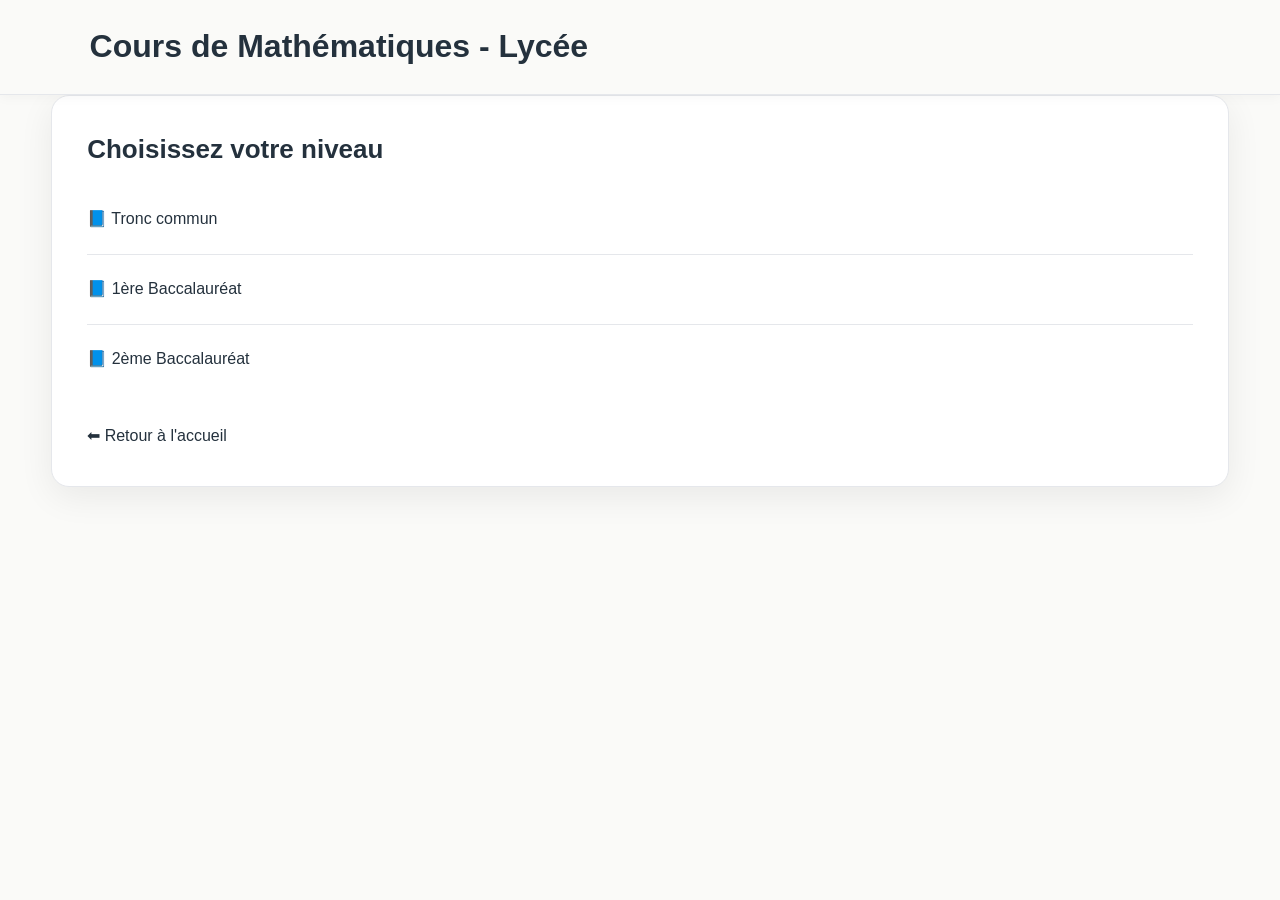
<file: cours_lycee.html>
<!DOCTYPE html>
<html lang="fr">

<head>

<meta charset="UTF-8">

<meta name="viewport" content="width=device-width, initial-scale=1.0">

<title>Cours - Lycée</title>

<link rel="stylesheet" href="style1.css">

</head>

<body>

<header>

<h1>Cours de Mathématiques - Lycée</h1>

</header>

<div class="container">

<section class="card">

<h2>Choisissez votre niveau</h2>

<ul>

<li>
<a href="cours_TC.html">
📘 Tronc commun
</a>
</li>

<li>
<a href="cours_1B.html">
📘 1ère Baccalauréat 
</a>
</li>

<li>
<a href="cours_2B.html">
📘 2ème Baccalauréat
</a>
</li>

</ul>

<br>

<a href="index.html">
⬅ Retour à l'accueil
</a>

</section>

</div>

</body>

</html>
</file>
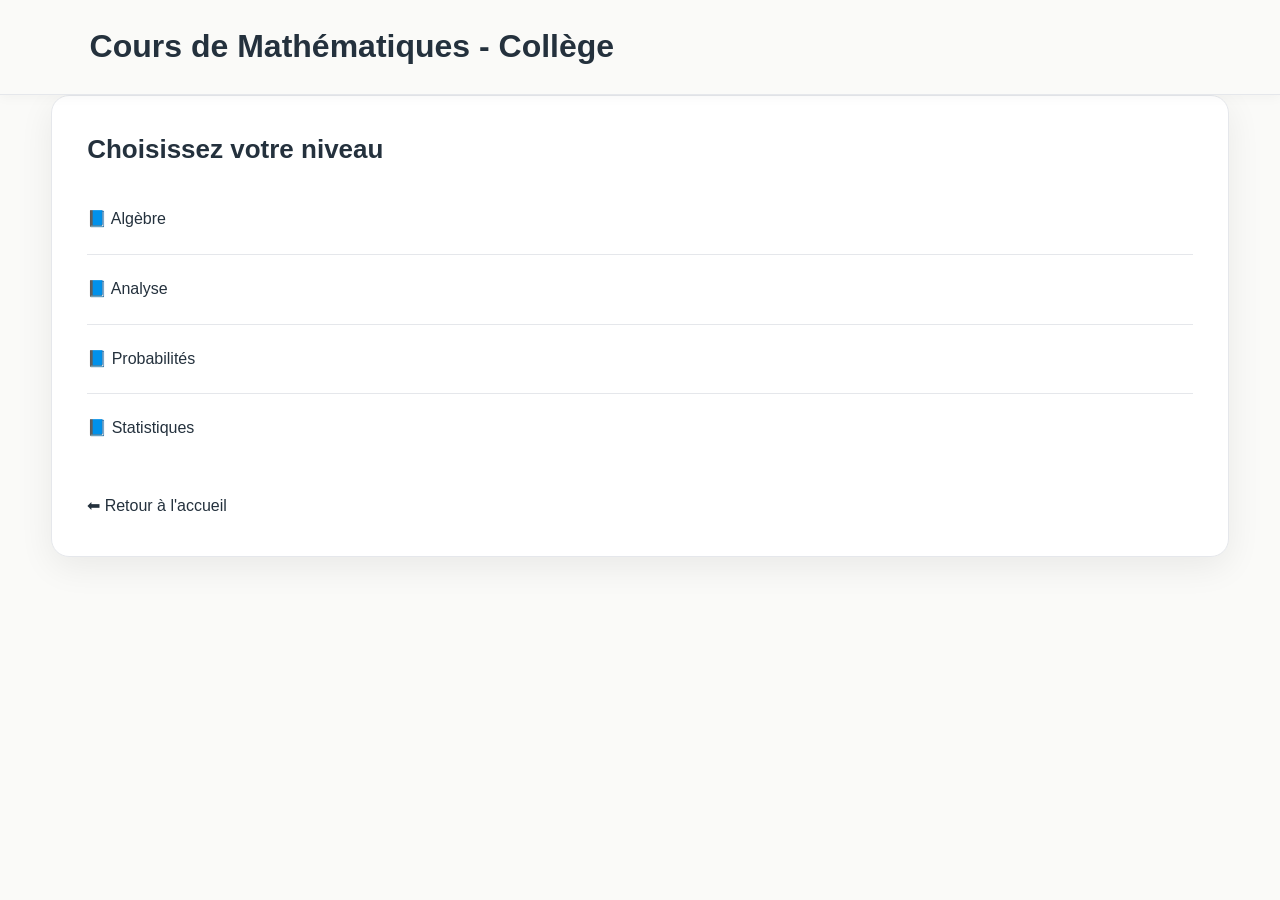
<file: cours_universite.html>
<!DOCTYPE html>
<html lang="fr">

<head>

<meta charset="UTF-8">

<meta name="viewport" content="width=device-width, initial-scale=1.0">

<title>Cours - Collège</title>

<link rel="stylesheet" href="style1.css">

</head>

<body>

<header>

<h1>Cours de Mathématiques - Collège</h1>

</header>

<div class="container">

<section class="card">

<h2>Choisissez votre niveau</h2>

<ul>

<li>
<a href="cours_Algèbre.html">
📘 Algèbre
</a>
</li>

<li>
<a href="cours_Analyse.html">
📘 Analyse
</a>
</li>

<li>
<a href="cours_Probabilités.html">
📘 Probabilités
</a>
</li>

<li>
<a href="cours_Statistiques.html">
📘 Statistiques
</a>
</li>

</ul>

<br>

<a href="index.html">
⬅ Retour à l'accueil
</a>

</section>

</div>

</body>

</html>
</file>
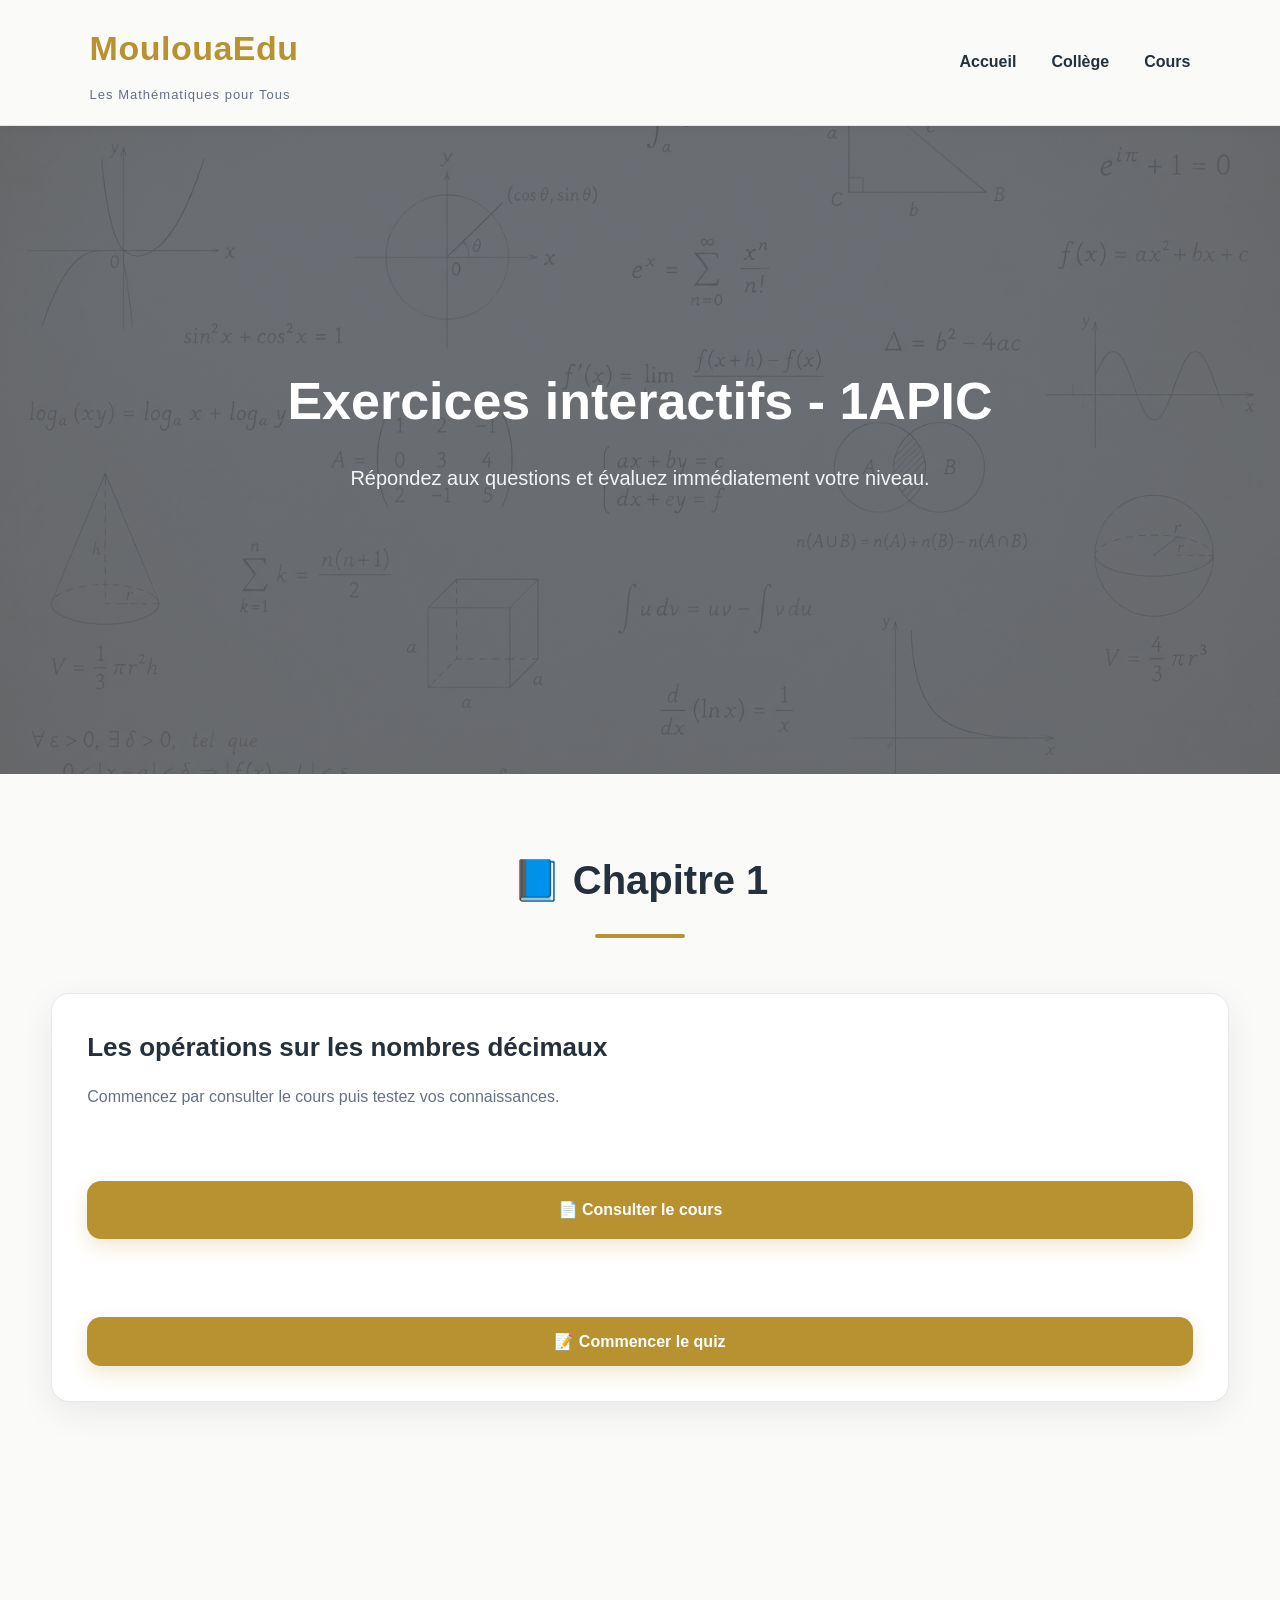
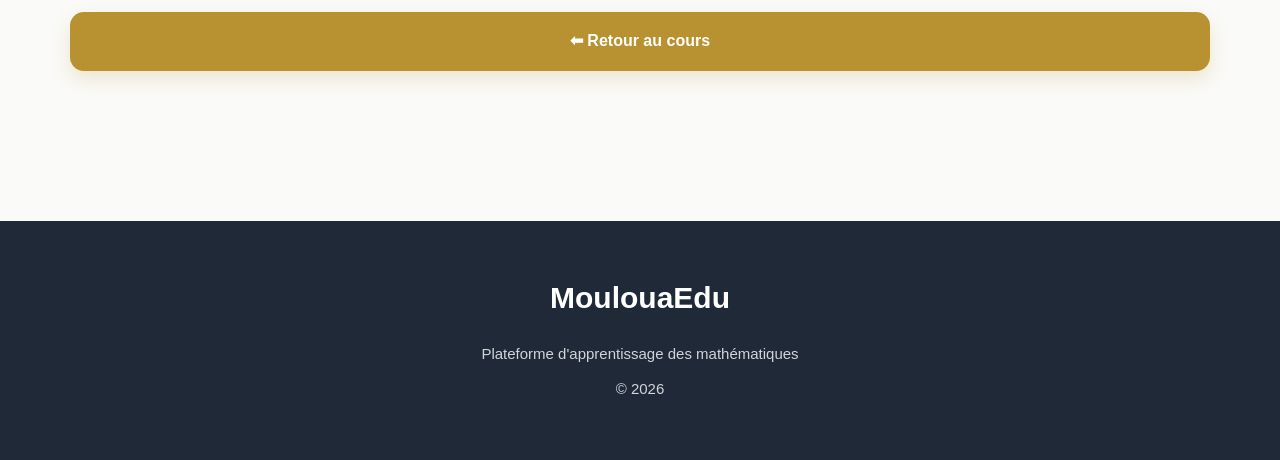
<file: exercice_1APIC.html>
<!DOCTYPE html>
<html lang="fr">

<head>

<meta charset="UTF-8">

<meta name="viewport" content="width=device-width, initial-scale=1.0">

<title>Exercices 1APIC | MoulouaEdu</title>

<link rel="stylesheet" href="style1.css">
<link rel="stylesheet" href="quiz.css">
  
</head>

<body>

<header>

<div class="logo">

<h1>MoulouaEdu</h1>

<p>Les Mathématiques pour Tous</p>

</div>

<nav>

<ul>

<li><a href="index.html">Accueil</a></li>

<li><a href="cours_college.html">Collège</a></li>

<li><a href="cours_1APIC.html">Cours</a></li>

</ul>

</nav>

</header>


<section class="hero">

<div class="hero-content">

<h2>Exercices interactifs - 1APIC</h2>

<p>

Répondez aux questions et évaluez immédiatement votre niveau.

</p>

</div>

</section>


<section>

<h2 class="titre-section">

📘 Chapitre 1

</h2>

<div class="container">

<div class="card">

<h2>

Les opérations sur les nombres décimaux

</h2>

<p>

Commencez par consulter le cours puis testez vos connaissances.

</p>

<br>

<a href="pdf/college/1APIC/1.pdf"

target="_blank"

class="btn">

📄 Consulter le cours

</a>

<br><br>

<button id="startQuiz"

class="btn">

📝 Commencer le quiz

</button>

</div>

</div>

</section>


<section id="quizSection"

style="display:none;">

<h2 class="titre-section">

Quiz interactif

</h2>

<div class="container">

<div class="card">

<div id="quiz-ch1"></div>

</div>

</div>

</section>


<section style="text-align:center;margin:70px;">

<a href="cours_1APIC.html"

class="btn">

⬅ Retour au cours

</a>

</section>


<footer>

<h3>MoulouaEdu</h3>

<p>

Plateforme d'apprentissage des mathématiques

</p>

<p>

© 2026

</p>

</footer>


<script src="quiz.js"></script>

<script>

document.getElementById("startQuiz").onclick=function(){

document.getElementById("quizSection").style.display="block";

this.style.display="none";

renderQuiz("quiz-ch1",questionsChapitre1);

}

</script>

<script src="chapitre1.js"></script>

</body>

</html>
</file>
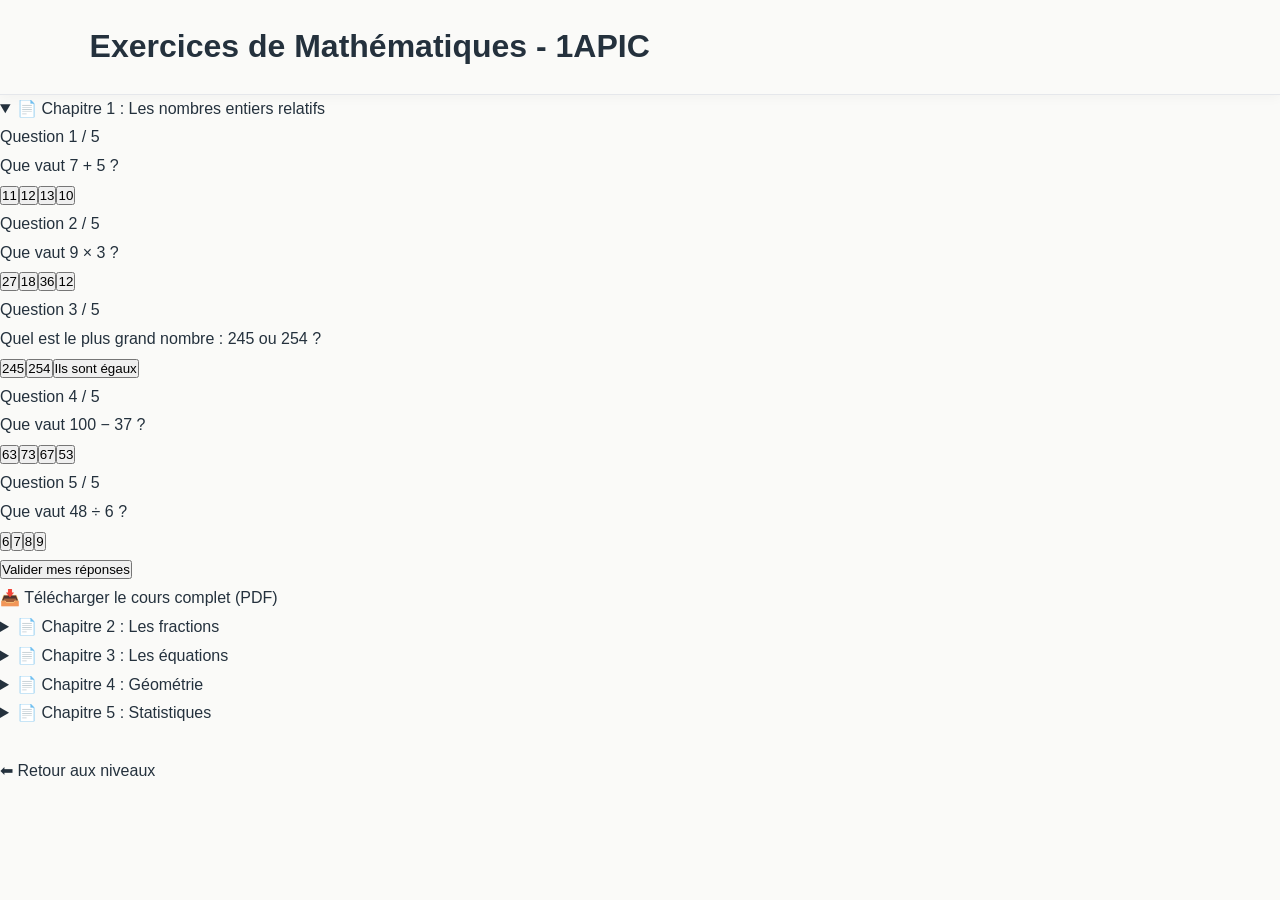
<file: exercice_college.html>
<!DOCTYPE html>
<html lang="fr">
<head>
<meta charset="UTF-8">
<meta name="viewport" content="width=device-width, initial-scale=1.0">
<title>Exercices 1APIC</title>
<link rel="stylesheet" href="style1.css">
</head>
<body>
<header>
<h1>Exercices de Mathématiques - 1APIC</h1>
</header>

<div class="container-full">

  <details class="chapter" open>
    <summary>📄 Chapitre 1 : Les nombres entiers relatifs</summary>
    <div class="chapter-body">
      <div id="quiz-ch1" class="quiz"></div>
      <a class="download" href="pdf/college/1apic/chapitre1.pdf" target="_blank">📥 Télécharger le cours complet (PDF)</a>
    </div>
  </details>

  <details class="chapter">
    <summary>📄 Chapitre 2 : Les fractions</summary>
    <div class="chapter-body">
      <div id="quiz-ch2" class="quiz"></div>
      <a class="download" href="pdf/college/1apic/chapitre2.pdf" target="_blank">📥 Télécharger le cours complet (PDF)</a>
    </div>
  </details>

  <details class="chapter">
    <summary>📄 Chapitre 3 : Les équations</summary>
    <div class="chapter-body">
      <div id="quiz-ch3" class="quiz"></div>
      <a class="download" href="pdf/college/1apic/chapitre3.pdf" target="_blank">📥 Télécharger le cours complet (PDF)</a>
    </div>
  </details>

  <details class="chapter">
    <summary>📄 Chapitre 4 : Géométrie</summary>
    <div class="chapter-body">
      <div id="quiz-ch4" class="quiz"></div>
      <a class="download" href="pdf/college/1apic/chapitre4.pdf" target="_blank">📥 Télécharger le cours complet (PDF)</a>
    </div>
  </details>

  <details class="chapter">
    <summary>📄 Chapitre 5 : Statistiques</summary>
    <div class="chapter-body">
      <div id="quiz-ch5" class="quiz"></div>
      <a class="download" href="pdf/college/1apic/chapitre5.pdf" target="_blank">📥 Télécharger le cours complet (PDF)</a>
    </div>
  </details>

  <br>
  <a href="cours_college.html">⬅ Retour aux niveaux</a>
</div>

<script src="quiz.js"></script>
<script>
  // Chapitre 1 — Les nombres entiers
  renderQuiz("quiz-ch1", [
    { q: "Que vaut 7 + 5 ?", options: ["11", "12", "13", "10"], correct: 1 },
    { q: "Que vaut 9 × 3 ?", options: ["27", "18", "36", "12"], correct: 0 },
    { q: "Quel est le plus grand nombre : 245 ou 254 ?", options: ["245", "254", "Ils sont égaux"], correct: 1 },
    { q: "Que vaut 100 − 37 ?", options: ["63", "73", "67", "53"], correct: 0 },
    { q: "Que vaut 48 ÷ 6 ?", options: ["6", "7", "8", "9"], correct: 2 }
  ]);

  // Chapitre 2 — Les fractions
  renderQuiz("quiz-ch2", [
    { q: "Que vaut 1/2 + 1/4 ?", options: ["2/6", "3/4", "1/6", "2/4"], correct: 1 },
    { q: "Simplifie 6/8 :", options: ["3/4", "2/3", "6/8", "4/3"], correct: 0 },
    { q: "Que vaut 3/5 en décimal ?", options: ["0,6", "0,35", "0,53", "1,6"], correct: 0 },
    { q: "1/3 est équivalent à :", options: ["2/6", "3/9", "4/12", "toutes ces réponses"], correct: 3 },
    { q: "Que vaut 5/6 − 1/6 ?", options: ["4/6", "2/3", "4/6 = 2/3", "6/6"], correct: 2 }
  ]);

  // Chapitre 3 — Les équations
  renderQuiz("quiz-ch3", [
    { q: "Résous : x + 3 = 8", options: ["x = 4", "x = 5", "x = 11", "x = 3"], correct: 1 },
    { q: "Résous : 2x = 10", options: ["x = 20", "x = 8", "x = 5", "x = 12"], correct: 2 },
    { q: "Résous : x − 4 = 6", options: ["x = 2", "x = 10", "x = 24", "x = 4"], correct: 1 },
    { q: "Résous : 3x + 1 = 10", options: ["x = 3", "x = 4", "x = 9", "x = 11"], correct: 0 },
    { q: "Résous : x/2 = 7", options: ["x = 3,5", "x = 9", "x = 14", "x = 5"], correct: 2 }
  ]);

  // Chapitre 4 — Géométrie
  renderQuiz("quiz-ch4", [
    { q: "Combien de côtés a un triangle ?", options: ["2", "3", "4", "5"], correct: 1 },
    { q: "Un carré a des angles de :", options: ["45°", "60°", "90°", "180°"], correct: 2 },
    { q: "Le périmètre d'un carré de côté 5 cm est :", options: ["10 cm", "15 cm", "20 cm", "25 cm"], correct: 2 },
    { q: "L'aire d'un rectangle 4 cm × 3 cm est :", options: ["7 cm²", "12 cm²", "14 cm²", "10 cm²"], correct: 1 },
    { q: "Un angle droit mesure :", options: ["45°", "90°", "180°", "360°"], correct: 1 }
  ]);

  // Chapitre 5 — Statistiques
  renderQuiz("quiz-ch5", [
    { q: "La moyenne de 4, 6 et 8 est :", options: ["5", "6", "7", "8"], correct: 1 },
    { q: "Dans une série de notes, le maximum est :", options: ["La plus petite note", "La note du milieu", "La plus grande note", "La moyenne"], correct: 2 },
    { q: "Un diagramme circulaire sert à représenter :", options: ["Des proportions", "Des équations", "Des angles droits", "Des fractions uniquement"], correct: 0 },
    { q: "Si 10 élèves sur 20 ont eu 15/20, quel pourcentage cela représente ?", options: ["25%", "50%", "75%", "10%"], correct: 1 },
    { q: "L'étendue d'une série est :", options: ["La moyenne", "Max − Min", "Le nombre de valeurs", "La médiane"], correct: 1 }
  ]);
</script>
</body>
</html>
</file>
<file: style1.css>
/*======================================================
                MOULOUAEDU
                STYLE PRINCIPAL
======================================================*/

/*==========================
        RESET
==========================*/

*{
    margin:0;
    padding:0;
    box-sizing:border-box;
}

/*==========================
        VARIABLES
==========================*/

:root{

    --bg:#FAFAF8;
    --bg-light:#F5F6F8;

    --white:#ffffff;

    --text:#24313D;
    --text-light:#667085;

    --accent:#B89230;
    --accent-dark:#98761F;

    --border:#E5E7EB;

    --radius:16px;

    --shadow:0 10px 35px rgba(0,0,0,.07);

    --transition:.30s ease;

}

/*==========================
        HTML
==========================*/

html{

    scroll-behavior:smooth;

}

/*==========================
        BODY
==========================*/

body{

    font-family:"Poppins",sans-serif;

    background:var(--bg);

    color:var(--text);

    line-height:1.8;

    font-size:16px;

}

/*==========================
        LIENS
==========================*/

a{

    text-decoration:none;

    color:inherit;

}

/*==========================
        IMAGES
==========================*/

img{

    max-width:100%;

    display:block;

}

/*==========================
        SCROLLBAR
==========================*/

::-webkit-scrollbar{

    width:11px;

}

::-webkit-scrollbar-track{

    background:#ececec;

}

::-webkit-scrollbar-thumb{

    background:var(--accent);

    border-radius:20px;

}

::-webkit-scrollbar-thumb:hover{

    background:var(--accent-dark);

}

/*==========================
        SELECTION
==========================*/

::selection{

    background:var(--accent);

    color:white;

}
/*======================================================
                    HEADER
======================================================*/

header{

    position:sticky;

    top:0;

    z-index:1000;

    background:rgba(250,250,248,.96);

    backdrop-filter:blur(12px);

    border-bottom:1px solid var(--border);

    display:flex;

    justify-content:space-between;

    align-items:center;

    padding:18px 7%;

    box-shadow:0 2px 12px rgba(0,0,0,.04);

}

/*======================================================
                    LOGO
======================================================*/

.logo h1{

    font-size:34px;

    color:var(--accent);

    font-weight:700;

    letter-spacing:.5px;

}

.logo p{

    margin-top:4px;

    color:var(--text-light);

    font-size:13px;

    letter-spacing:1px;

}

/*======================================================
                    MENU
======================================================*/

nav ul{

    display:flex;

    gap:35px;

    list-style:none;

}

nav a{

    position:relative;

    font-size:16px;

    font-weight:600;

    color:var(--text);

    transition:var(--transition);

}

nav a:hover{

    color:var(--accent);

}

nav a::after{

    content:"";

    position:absolute;

    left:0;

    bottom:-8px;

    width:0;

    height:2px;

    background:var(--accent);

    transition:.3s;

}

nav a:hover::after{

    width:100%;

}
/*======================================================
                    HERO
======================================================*/

.hero{

    min-height:72vh;

    display:flex;

    justify-content:center;

    align-items:center;

    text-align:center;

    padding:60px 20px;

    color:white;

    background:
    linear-gradient(rgba(28,36,48,.65),rgba(28,36,48,.65)),
    url("images/12.png");

    background-size:cover;

    background-position:center;

}

.hero-content{

    max-width:900px;

}

.hero h2{

    font-size:52px;

    font-weight:700;

    margin-bottom:25px;

    line-height:1.3;

}

.hero p{

    font-size:20px;

    color:#F3F4F6;

    max-width:750px;

    margin:auto;

    margin-bottom:35px;

}

/*======================================================
                    BOUTONS
======================================================*/

.hero-buttons{

    display:flex;

    justify-content:center;

    gap:18px;

    flex-wrap:wrap;

}

.btn{

    display:flex;
  
    justify-content:center;

    align-items:center;

    padding:15px 34px;

    border:none;

    border-radius:14px;

    background:var(--accent);

    color:white;

    font-size:16px;

    font-weight:600;

    cursor:pointer;

    transition:var(--transition);

    box-shadow:0 8px 20px rgba(184,146,48,.20);

}

.card .btn{

    display:flex;

    justify-content:center;

    align-items:center;

    width:100%;

    margin-top:20px;

    text-align:center;

}

.btn:hover{

    background:var(--accent-dark);

    transform:translateY(-3px);

}

.btn-secondaire{

    background:white;

    color:var(--text);

}

.btn-secondaire:hover{

    background:#F5F5F5;

}
/*======================================================
                SECTIONS
======================================================*/

section{

    padding:70px 0;

}

.titre-section{

    text-align:center;

    font-size:40px;

    font-weight:700;

    margin-bottom:55px;

    color:var(--text);

    position:relative;

}

.titre-section::after{

    content:"";

    width:90px;

    height:4px;

    background:var(--accent);

    display:block;

    margin:18px auto 0;

    border-radius:20px;

}

/*======================================================
                CONTAINER
======================================================*/

.container{

    width:min(92%,1250px);

    margin:auto;

    display:grid;

    grid-template-columns:repeat(auto-fit,minmax(320px,1fr));

    gap:30px;

}

/*======================================================
                CARTES
======================================================*/

.card{

background:var(--white);

border:1px solid var(--border);

border-radius:18px;

padding:35px;

box-shadow:var(--shadow);

transition:var(--transition);

display:flex;

flex-direction:column;

justify-content:space-between;

}

.card:hover{

    transform:translateY(-6px);

    box-shadow:0 18px 40px rgba(0,0,0,.10);

}

.card h2{

    font-size:26px;

    margin-bottom:18px;

    color:var(--text);

    line-height:1.4;

}

.card h3{

    font-size:22px;

    margin-bottom:15px;

    color:var(--text);

}

.card p{

    color:var(--text-light);

    margin-bottom:20px;

}

.card ul{

    list-style:none;

}

.card li{

    padding:10px 0;

    border-bottom:1px solid var(--border);

}

.card li:last-child{

    border:none;

}

.card ul a{

    display:flex;

    justify-content:space-between;

    align-items:center;

    padding:10px 0;

    transition:var(--transition);

}
.card ul a::after{

    content:"→";

    color:var(--accent);

    opacity:0;

    transition:.25s;

}

.card ul a:hover{

    color:var(--accent);

    padding-left:8px;

}

.card ul a:hover::after{

    opacity:1;

}
/*======================================================
                    FOOTER
======================================================*/

footer{

    margin-top:80px;

    background:#1F2937;

    color:#D1D5DB;

    text-align:center;

    padding:50px 20px;

}

footer h3{

    color:white;

    font-size:30px;

    margin-bottom:15px;

}

footer p{

    margin:8px 0;

    font-size:15px;

}

/*======================================================
                ANIMATIONS
======================================================*/

@keyframes fadeUp{

    from{

        opacity:0;

        transform:translateY(25px);

    }

    to{

        opacity:1;

        transform:translateY(0);

    }

}

.hero-content{

    animation:fadeUp .8s ease;

}

.card{

    animation:fadeUp .6s ease;

}

/*======================================================
                TITRE DES CHAPITRES
======================================================*/

.chapitre-title{

    grid-column:1 / -1;

    font-size:30px;

    font-weight:700;

    color:var(--text);

    margin:10px 0 5px;

    padding-left:15px;

    border-left:5px solid var(--accent);

}
/*======================================================
                RESPONSIVE
======================================================*/

@media(max-width:992px){

header{

    flex-direction:column;

    gap:20px;

    padding:20px;

}

nav ul{

    gap:18px;

    flex-wrap:wrap;

    justify-content:center;

}

.hero{

    min-height:60vh;

}

.hero h2{

    font-size:42px;

}

.hero p{

    font-size:18px;

}

}

@media(max-width:768px){

.hero{

    padding:40px 20px;

}

.hero h2{

    font-size:34px;

}

.hero p{

    font-size:17px;

}

.hero-buttons{

    flex-direction:column;

}

.btn{

    width:100%;

}

.container{

    grid-template-columns:1fr;

}

.titre-section{

    font-size:32px;

}
grid-template-columns:1fr;
}

@media(max-width:480px){

header{

    padding:15px;

}

.logo h1{

    font-size:28px;

}

nav a{

    font-size:15px;

}

.hero h2{

    font-size:28px;

}

.hero p{

    font-size:16px;

}

.card{

    padding:25px;

}

}
</file>
<file: quiz.css>
.quiz-wrapper{
    max-width:850px;
    margin:50px auto;
}

.quiz-card{
    background:#fff;
    border-radius:22px;
    padding:40px;
    box-shadow:0 15px 40px rgba(0,0,0,.08);
    border:1px solid #ececec;
    transition:.35s;
}

.quiz-card:hover{
    transform:translateY(-3px);
}

.quiz-header{
    display:flex;
    justify-content:space-between;
    align-items:center;
    margin-bottom:25px;
}

.quiz-number{
    background:#f4f4f4;
    color:#666;
    padding:8px 18px;
    border-radius:30px;
    font-size:15px;
    font-weight:600;
}

.quiz-q-text{
    font-size:28px;
    font-weight:700;
    color:#24313d;
    margin:25px 0 35px;
    line-height:1.6;
}

.quiz-options{
    display:flex;
    flex-direction:column;
    gap:18px;
}

.quiz-option{
    padding:18px 22px;
    border:2px solid #e6e6e6;
    border-radius:16px;
    background:#fff;
    cursor:pointer;
    transition:.25s;
    font-size:18px;
    font-weight:500;
}

.quiz-option:hover{
    border-color:#B89230;
    background:#fffaf0;
    transform:translateX(8px);
}

.quiz-option.selected{
    background:#B89230;
    color:white;
    border-color:#B89230;
}

.correct{
    background:#17a34a!important;
    color:white!important;
    border-color:#17a34a!important;
}

.incorrect{
    background:#d63b3b!important;
    color:white!important;
    border-color:#d63b3b!important;
}

.quiz-feedback{
    margin-top:25px;
    padding:18px;
    border-radius:14px;
    font-size:17px;
    line-height:1.7;
}

.quiz-submit{
    width:100%;
    margin-top:35px;
    padding:18px;
    border:none;
    border-radius:15px;
    background:#B89230;
    color:white;
    font-size:19px;
    font-weight:700;
    cursor:pointer;
    transition:.3s;
}

.quiz-submit:hover{
    background:#9d7b1d;
    transform:translateY(-2px);
}

.quiz-score{
    margin-top:35px;
    background:white;
    border-radius:18px;
    padding:40px;
    text-align:center;
    box-shadow:0 12px 30px rgba(0,0,0,.08);
}

.quiz-score h2{
    font-size:40px;
    margin-bottom:15px;
}

.quiz-score h1{
    font-size:70px;
    color:#B89230;
    margin:20px 0;
}

.quiz-score h3{
    font-size:28px;
    color:#555;
}
</file>
